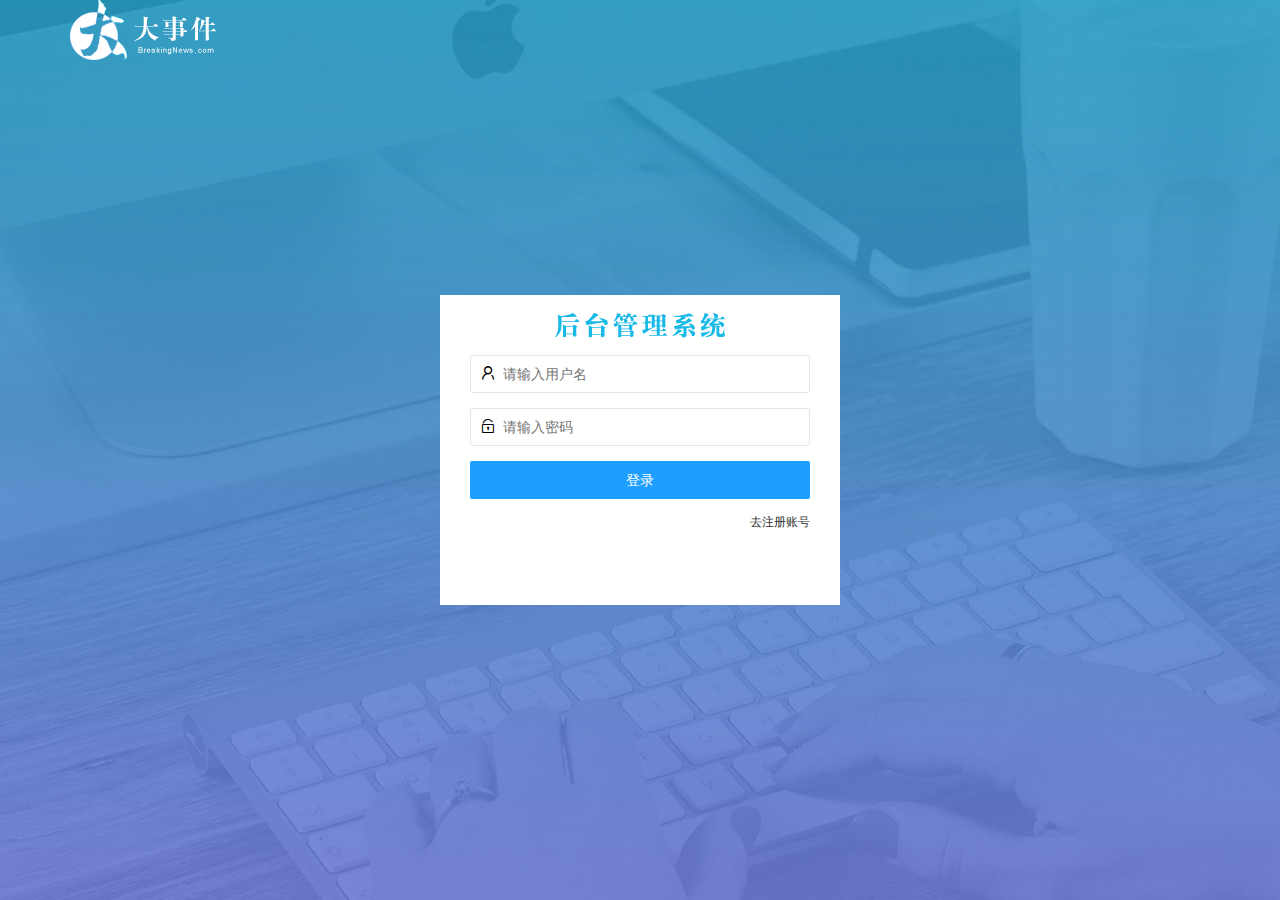
<file: login.html>
<!DOCTYPE html>
<html lang="en">

<head>
    <meta charset="UTF-8" />
    <meta name="viewport" content="width=device-width, initial-scale=1.0" />
    <title>大事件-登录/注册</title>
    <!-- 导入 LayUI 的样式 -->
    <link rel="stylesheet" href="/assets/lib/layui/css/layui.css" />
    <!-- 导入自己的样式表 -->
    <link rel="stylesheet" href="/assets/css/login.css" />
</head>

<body>
    <!-- 头部的 Logo 区域 -->
    <div class="layui-main">
        <img src="/assets/images/logo.png" alt="" />
    </div>

    <!-- 登录注册区域 -->
    <div class="loginAndRegBox">
        <div class="title-box"></div>
        <!-- 登录的div -->
        <div class="login-box">
            <!-- 登录的表单 -->
            <form class="layui-form" action="" id="loginForm">
                <!-- 用户名 -->
                <div class="layui-form-item">
                    <i class="layui-icon layui-icon-username"></i>
                    <input type="text" name="username" required lay-verify="required" placeholder="请输入用户名"
                        autocomplete="off" class="layui-input" />
                </div>
                <!-- 密码 -->
                <div class="layui-form-item">
                    <i class="layui-icon layui-icon-password"></i>
                    <input type="password" name="password" required lay-verify="required|pwd" placeholder="请输入密码"
                        autocomplete="off" class="layui-input" />
                </div>
                <!-- 登录按钮 -->
                <div class="layui-form-item">
                    <!-- 注意：表单提交按钮和普通按钮的区别，就是 lay-submit 属性 -->
                    <button class="layui-btn layui-btn-fluid layui-btn-normal" lay-submit>登录</button>
                </div>
                <div class="layui-form-item links">
                    <a href="javascript:;" id="link_reg">去注册账号</a>
                </div>
            </form>
        </div>
        <!-- 注册的div -->
        <div class="reg-box">
            <!-- 注册的表单 -->
            <form class="layui-form" action="" id="regForm">
                <!-- 用户名 -->
                <div class="layui-form-item">
                    <i class="layui-icon layui-icon-username"></i>
                    <input type="text" name="username" required lay-verify="required" placeholder="请输入用户名"
                        autocomplete="off" class="layui-input" />
                </div>
                <!-- 密码 -->
                <div class="layui-form-item">
                    <i class="layui-icon layui-icon-password"></i>
                    <input type="password" name="password" required lay-verify="required|pwd" placeholder="请输入密码"
                        autocomplete="off" class="layui-input" />
                </div>
                <!-- 密码确认框 -->
                <div class="layui-form-item">
                    <i class="layui-icon layui-icon-password"></i>
                    <input type="password" name="repassword" required lay-verify="required|pwd|repwd" placeholder="再次确认密码"
                        autocomplete="off" class="layui-input" />
                </div>
                <!-- 注册按钮 -->
                <div class="layui-form-item">
                    <!-- 注意：表单提交按钮和普通按钮的区别，就是 lay-submit 属性 -->
                    <button class="layui-btn layui-btn-fluid layui-btn-normal" lay-submit>注册</button>
                </div>
                <div class="layui-form-item links">
                    <a href="javascript:;" id="link_login">去登录</a>
                </div>
            </form>
        </div>
    </div>
    <script src="./assets/lib/layui/layui.all.js"></script>
    <script src="./assets/lib/jquery.js"></script>
    <script src="./assets/js/baseAPI.js"></script>
    <script src="./assets/js/login.js"></script>
</body>

</html>
</file>
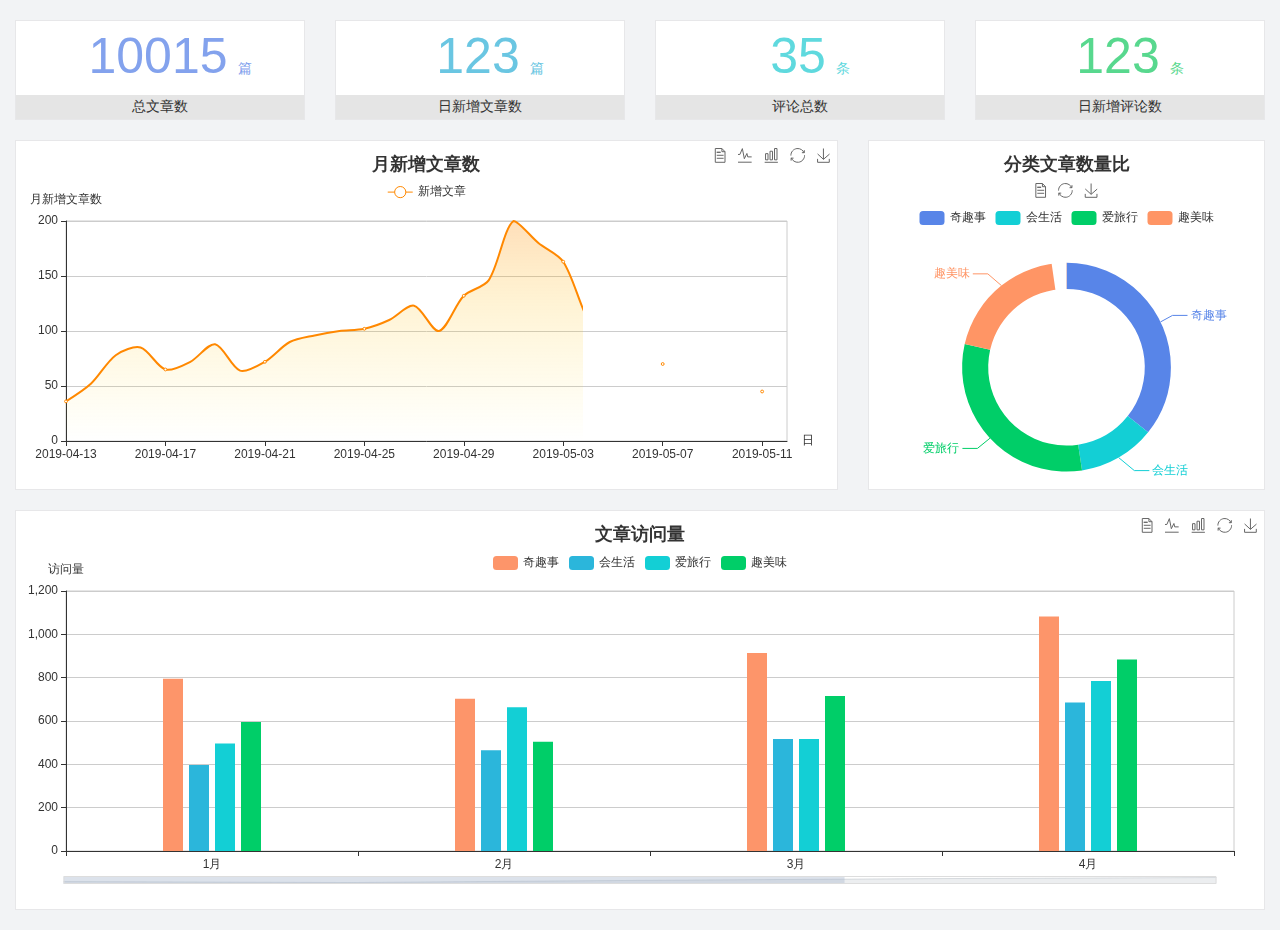
<file: home/dashboard.html>
<!DOCTYPE html>
<html lang="en">

<head>
  <meta charset="UTF-8">
  <meta name="viewport" content="width=device-width, initial-scale=1.0">
  <meta http-equiv="X-UA-Compatible" content="ie=edge">
  <title>图表统计</title>
  <link rel="stylesheet" href="../../assets/lib/bootstrap.css" />
  <link rel="stylesheet" href="../../assets/lib/main.css" />
  <script src="../../assets/lib/jquery.js"></script>
  <script type="text/javascript" src="../../assets/lib/echarts.min.js"></script>
</head>

<body>
  <div class="container-fluid">
    <div class="row spannel_list">
      <div class="col-sm-3 col-xs-6">
        <div class="spannel">
          <em>10015</em><span>篇</span>
          <b>总文章数</b>
        </div>
      </div>
      <div class="col-sm-3 col-xs-6">
        <div class="spannel scolor01">
          <em>123</em><span>篇</span>
          <b>日新增文章数</b>
        </div>
      </div>
      <div class="col-sm-3 col-xs-6">
        <div class="spannel scolor02">
          <em>35</em><span>条</span>
          <b>评论总数</b>
        </div>
      </div>
      <div class="col-sm-3 col-xs-6">
        <div class="spannel scolor03">
          <em>123</em><span>条</span>
          <b>日新增评论数</b>
        </div>
      </div>
    </div>
  </div>

  <div class="container-fluid">
    <div class="row curve-pie">
      <div class="col-lg-8 col-md-8">
        <div class="gragh_pannel" id="curve_show"></div>
      </div>
      <div class="col-lg-4 col-md-4">
        <div class="gragh_pannel" id="pie_show"></div>
      </div>
    </div>
  </div>

  <div class="container-fluid">
    <div class="column_pannel" id="column_show"></div>
  </div>

  <script>
    var oChart = echarts.init(document.getElementById('curve_show'));
    var aList_all = [
      { 'count': 36, 'date': '2019-04-13' },
      { 'count': 52, 'date': '2019-04-14' },
      { 'count': 78, 'date': '2019-04-15' },
      { 'count': 85, 'date': '2019-04-16' },
      { 'count': 65, 'date': '2019-04-17' },
      { 'count': 72, 'date': '2019-04-18' },
      { 'count': 88, 'date': '2019-04-19' },
      { 'count': 64, 'date': '2019-04-20' },
      { 'count': 72, 'date': '2019-04-21' },
      { 'count': 90, 'date': '2019-04-22' },
      { 'count': 96, 'date': '2019-04-23' },
      { 'count': 100, 'date': '2019-04-24' },
      { 'count': 102, 'date': '2019-04-25' },
      { 'count': 110, 'date': '2019-04-26' },
      { 'count': 123, 'date': '2019-04-27' },
      { 'count': 100, 'date': '2019-04-28' },
      { 'count': 132, 'date': '2019-04-29' },
      { 'count': 146, 'date': '2019-04-30' },
      { 'count': 200, 'date': '2019-05-01' },
      { 'count': 180, 'date': '2019-05-02' },
      { 'count': 163, 'date': '2019-05-03' },
      { 'count': 110, 'date': '2019-05-04' },
      { 'count': 80, 'date': '2019-05-05' },
      { 'count': 82, 'date': '2019-05-06' },
      { 'count': 70, 'date': '2019-05-07' },
      { 'count': 65, 'date': '2019-05-08' },
      { 'count': 54, 'date': '2019-05-09' },
      { 'count': 40, 'date': '2019-05-10' },
      { 'count': 45, 'date': '2019-05-11' },
      { 'count': 38, 'date': '2019-05-12' },
    ];

    let aCount = [];
    let aDate = [];

    for (var i = 0; i < aList_all.length; i++) {
      aCount.push(aList_all[i].count);
      aDate.push(aList_all[i].date);
    }

    var chartopt = {
      title: {
        text: '月新增文章数',
        left: 'center',
        top: '10'
      },
      tooltip: {
        trigger: 'axis'
      },
      legend: {
        data: ['新增文章'],
        top: '40'
      },
      toolbox: {
        show: true,
        feature: {
          mark: { show: true },
          dataView: { show: true, readOnly: false },
          magicType: { show: true, type: ['line', 'bar'] },
          restore: { show: true },
          saveAsImage: { show: true }
        }
      },
      calculable: true,
      xAxis: [
        {
          name: '日',
          type: 'category',
          boundaryGap: false,
          data: aDate
        }
      ],
      yAxis: [
        {
          name: '月新增文章数',
          type: 'value'
        }
      ],
      series: [
        {
          name: '新增文章',
          type: 'line',
          smooth: true,
          itemStyle: { normal: { areaStyle: { type: 'default' }, color: '#f80' }, lineStyle: { color: '#f80' } },
          data: aCount
        }],
      areaStyle: {
        normal: {
          color: new echarts.graphic.LinearGradient(0, 0, 0, 1, [{
            offset: 0,
            color: 'rgba(255,136,0,0.39)'
          }, {
            offset: .34,
            color: 'rgba(255,180,0,0.25)'
          }, {
            offset: 1,
            color: 'rgba(255,222,0,0.00)'
          }])

        }
      },
      grid: {
        show: true,
        x: 50,
        x2: 50,
        y: 80,
        height: 220
      }
    };

    oChart.setOption(chartopt);


    var oPie = echarts.init(document.getElementById('pie_show'));
    var oPieopt =
    {
      title: {
        top: 10,
        text: '分类文章数量比',
        x: 'center'
      },
      tooltip: {
        trigger: 'item',
        formatter: "{a} <br/>{b} : {c} ({d}%)"
      },
      color: ['#5885e8', '#13cfd5', '#00ce68', '#ff9565'],
      legend: {
        x: 'center',
        top: 65,
        data: ['奇趣事', '会生活', '爱旅行', '趣美味']
      },
      toolbox: {
        show: true,
        x: 'center',
        top: 35,
        feature: {
          mark: { show: true },
          dataView: { show: true, readOnly: false },
          magicType: {
            show: true,
            type: ['pie', 'funnel'],
            option: {
              funnel: {
                x: '25%',
                width: '50%',
                funnelAlign: 'left',
                max: 1548
              }
            }
          },
          restore: { show: true },
          saveAsImage: { show: true }
        }
      },
      calculable: true,
      series: [
        {
          name: '访问来源',
          type: 'pie',
          radius: ['45%', '60%'],
          center: ['50%', '65%'],
          data: [
            { value: 300, name: '奇趣事' },
            { value: 100, name: '会生活' },
            { value: 260, name: '爱旅行' },
            { value: 180, name: '趣美味' }
          ]
        }
      ]
    };
    oPie.setOption(oPieopt);



    var oColumn = this.echarts.init(document.getElementById('column_show'));
    var oColumnopt =
    {
      title: {
        text: '文章访问量',
        left: 'center',
        top: '10'
      },
      tooltip: {
        trigger: 'axis'
      },
      legend: {
        data: ['奇趣事', '会生活', '爱旅行', '趣美味'],
        top: '40'
      },
      toolbox: {
        show: true,
        feature: {
          mark: { show: true },
          dataView: { show: true, readOnly: false },
          magicType: { show: true, type: ['line', 'bar'] },
          restore: { show: true },
          saveAsImage: { show: true }
        }
      },
      calculable: true,
      xAxis: [
        {
          type: 'category',
          data: ['1月', '2月', '3月', '4月', '5月']
        }
      ],
      yAxis: [
        {
          name: '访问量',
          type: 'value'
        }
      ],
      series: [
        {
          name: '奇趣事',
          type: 'bar',
          barWidth: 20,
          itemStyle: {
            normal: { areaStyle: { type: 'default' }, color: '#fd956a' }
          },
          data: [800, 708, 920, 1090, 1200]
        },
        {
          name: '会生活',
          type: 'bar',
          barWidth: 20,
          itemStyle: {
            normal: { areaStyle: { type: 'default' }, color: '#2bb6db' }
          },
          data: [400, 468, 520, 690, 800]
        },
        {
          name: '爱旅行',
          type: 'bar',
          barWidth: 20,
          itemStyle: {
            normal: { areaStyle: { type: 'default' }, color: '#13cfd5' }
          },
          data: [500, 668, 520, 790, 900]
        },
        {
          name: '趣美味',
          type: 'bar',
          barWidth: 20,
          itemStyle: {
            normal: { areaStyle: { type: 'default' }, color: '#00ce68' }
          },
          data: [600, 508, 720, 890, 1000]
        }
      ],
      grid: {
        show: true,
        x: 50,
        x2: 30,
        y: 80,
        height: 260
      },
      dataZoom: [//给x轴设置滚动条
        {
          start: 0,//默认为0
          end: 100 - 1000 / 31,//默认为100
          type: 'slider',
          show: true,
          xAxisIndex: [0],
          handleSize: 0,//滑动条的 左右2个滑动条的大小
          height: 8,//组件高度
          left: 45, //左边的距离
          right: 50,//右边的距离
          bottom: 26,//右边的距离
          handleColor: '#ddd',//h滑动图标的颜色
          handleStyle: {
            borderColor: "#cacaca",
            borderWidth: "1",
            shadowBlur: 2,
            background: "#ddd",
            shadowColor: "#ddd",
          }
        }]
    };
    oColumn.setOption(oColumnopt);
  </script>
</body>

</html>
</file>
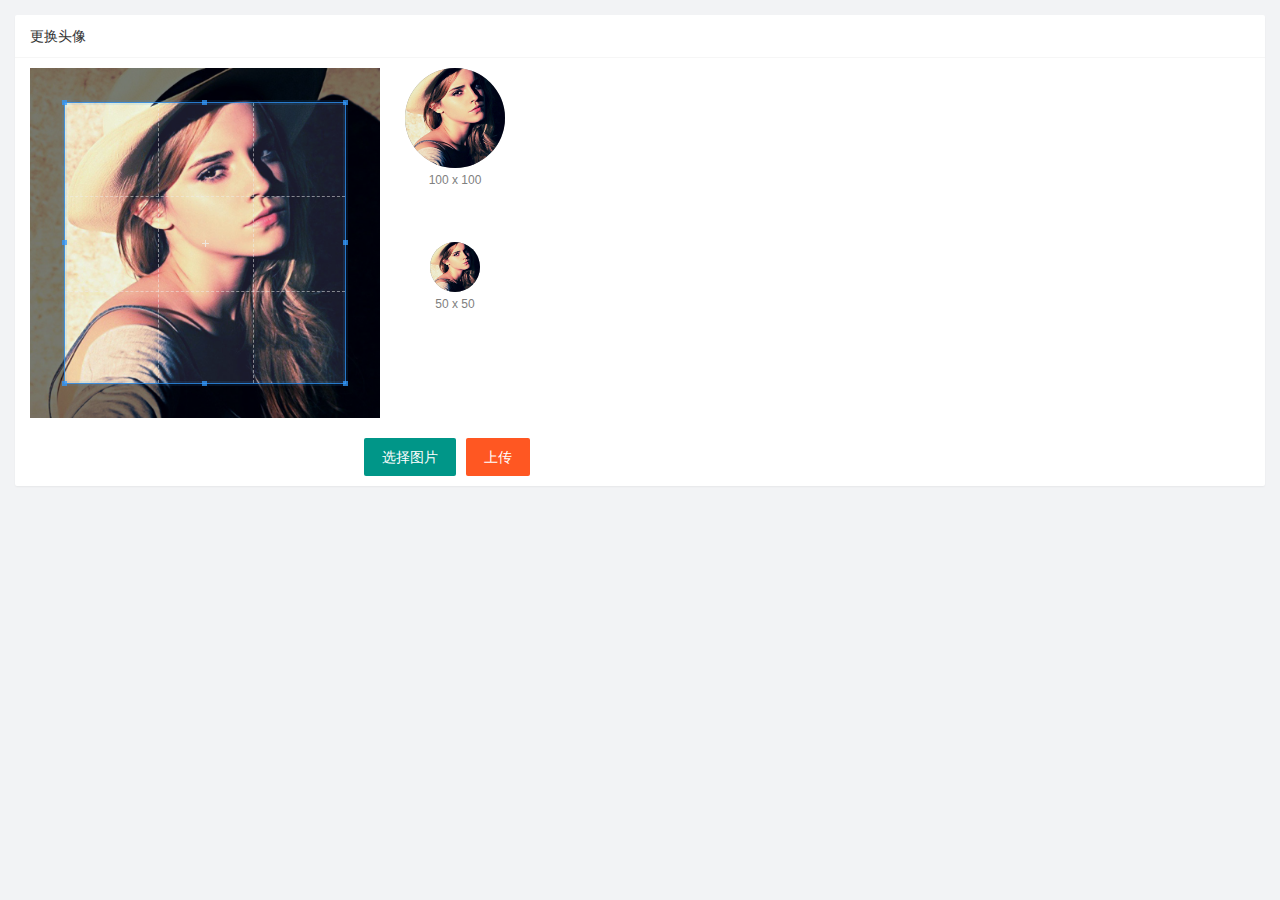
<file: user/user_avatar.html>
<!DOCTYPE html>
<html lang="en">

<head>
    <meta charset="UTF-8" />
    <meta name="viewport" content="width=device-width, initial-scale=1.0" />
    <title>Document</title>
    <link rel="stylesheet" href="/assets/lib/layui/css/layui.css" />
    <link rel="stylesheet" href="../assets/lib/cropper/cropper.css">
    <link rel="stylesheet" href="/assets/css/user/user_avatar.css" />
</head>

<body>
    <!-- 卡片区域 -->
    <div class="layui-card">
        <div class="layui-card-header">更换头像</div>
        <div class="layui-card-body">
            <div class="row1">
                <!-- 图片裁剪区域 -->
                <div class="cropper-box">
                    <!-- 这个 img 标签很重要，将来会把它初始化为裁剪区域 -->
                    <img id="image" src="/assets/images/sample.jpg" />
                </div>
                <!-- 图片的预览区域 -->
                <div class="preview-box">
                    <div>
                        <!-- 宽高为 100px 的预览区域 -->
                        <div class="img-preview w100"></div>
                        <p class="size">100 x 100</p>
                    </div>
                    <div>
                        <!-- 宽高为 50px 的预览区域 -->
                        <div class="img-preview w50"></div>
                        <p class="size">50 x 50</p>
                    </div>
                </div>
            </div>
            <!-- 第二行 -->
            <div class="row2">
                <input type="file" id="file" accept="image/jpeg,image/png">
                <button type="button" class="layui-btn" id="btnFile">选择图片</button>
                <button type="button" class="layui-btn layui-btn-danger" id="btnUpload">上传</button>
            </div>
        </div>
    </div>
    <script src="../assets/lib/layui/layui.all.js"></script>
    <script src="../assets/lib/jquery.js"></script>
    <script src="../assets/lib/cropper/Cropper.js"></script>
    <script src="../assets/lib/cropper/jquery-cropper.js"></script>
    <script src="../assets/js/baseAPI.js"></script>
    <script src="../assets/js/user/user_avatar.js"></script>
</body>

</html>
</file>
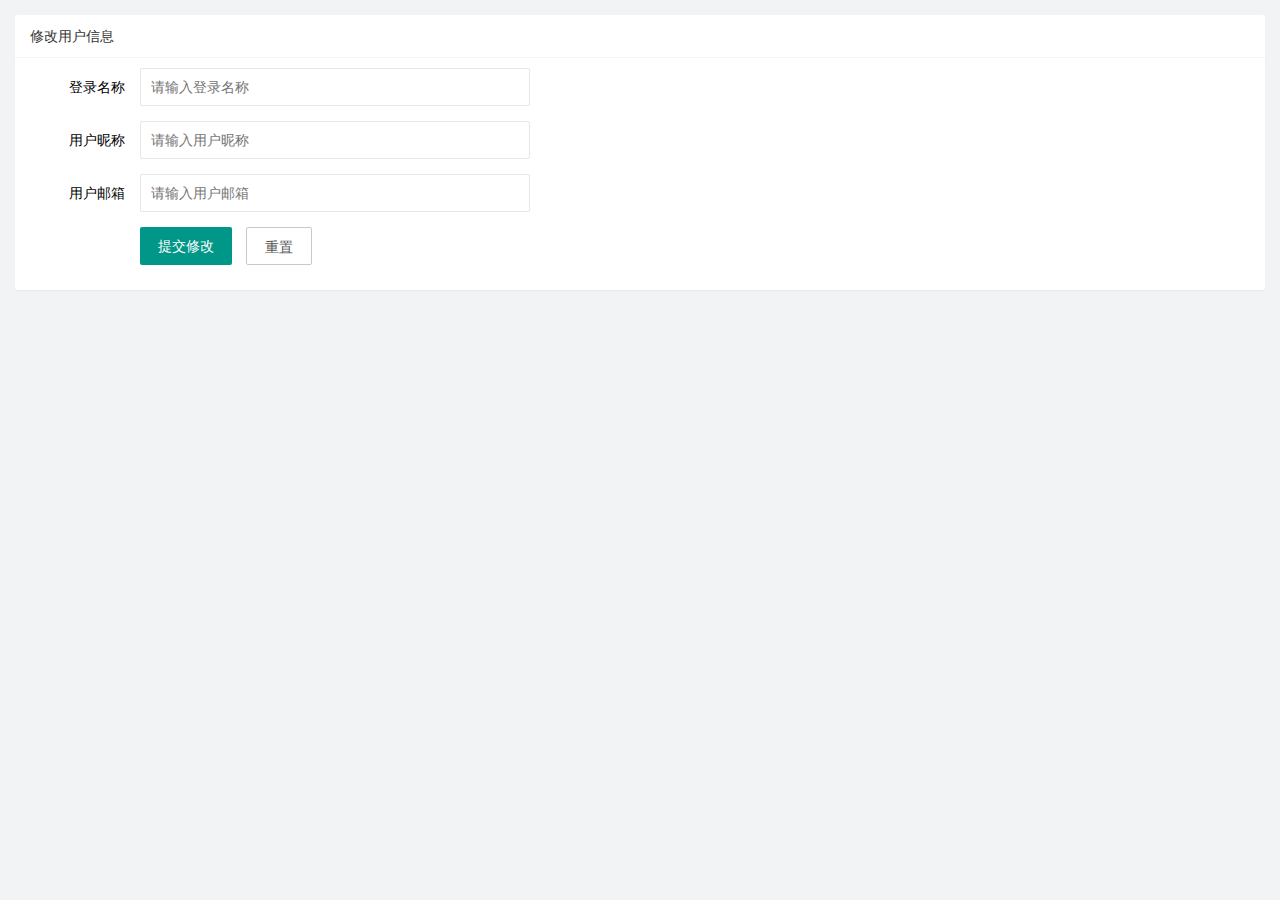
<file: user/user_info.html>
<!DOCTYPE html>
<html lang="en">

<head>
    <meta charset="UTF-8" />
    <meta name="viewport" content="width=device-width, initial-scale=1.0" />
    <title>Document</title>
    <!-- 导入 layui 的样式 -->
    <link rel="stylesheet" href="/assets/lib/layui/css/layui.css" />
    <!-- 导入自己的样式 -->
    <link rel="stylesheet" href="/assets/css/user/user_info.css" />
</head>

<body>
    <!-- 卡片区域 -->
    <div class="layui-card">
        <div class="layui-card-header">修改用户信息</div>
        <div class="layui-card-body">
            <form class="layui-form" lay-filter="formUserInfo">
                <input type="hidden" name="id">
                <div class="layui-form-item">
                    <label class="layui-form-label">登录名称</label>
                    <div class="layui-input-block">
                        <input type="text" name="username" required lay-verify="required" placeholder="请输入登录名称"
                            autocomplete="off" class="layui-input" readonly />
                    </div>
                </div>
                <div class="layui-form-item">
                    <label class="layui-form-label">用户昵称</label>
                    <div class="layui-input-block">
                        <input type="text" name="nickname" required lay-verify="required|nickname" placeholder="请输入用户昵称"
                            autocomplete="off" class="layui-input" />
                    </div>
                </div>
                <div class="layui-form-item">
                    <label class="layui-form-label">用户邮箱</label>
                    <div class="layui-input-block">
                        <input type="text" name="email" required lay-verify="required|email" placeholder="请输入用户邮箱"
                            autocomplete="off" class="layui-input" />
                    </div>
                </div>
                <div class="layui-form-item">
                    <div class="layui-input-block">
                        <button class="layui-btn" lay-submit lay-filter="formDemo" id="btnSubmit">提交修改</button>
                        <button type="reset" class="layui-btn layui-btn-primary" id="btnReset">重置</button>
                    </div>
                </div>
            </form>
        </div>
    </div>
    <script src="../assets/lib/layui/layui.all.js"></script>
    <script src="../assets/lib/jquery.js"></script>
    <script src="../assets/js/baseAPI.js"></script>
    <script src="../assets/js/user/user_info.js"></script>
</body>

</html>
</file>
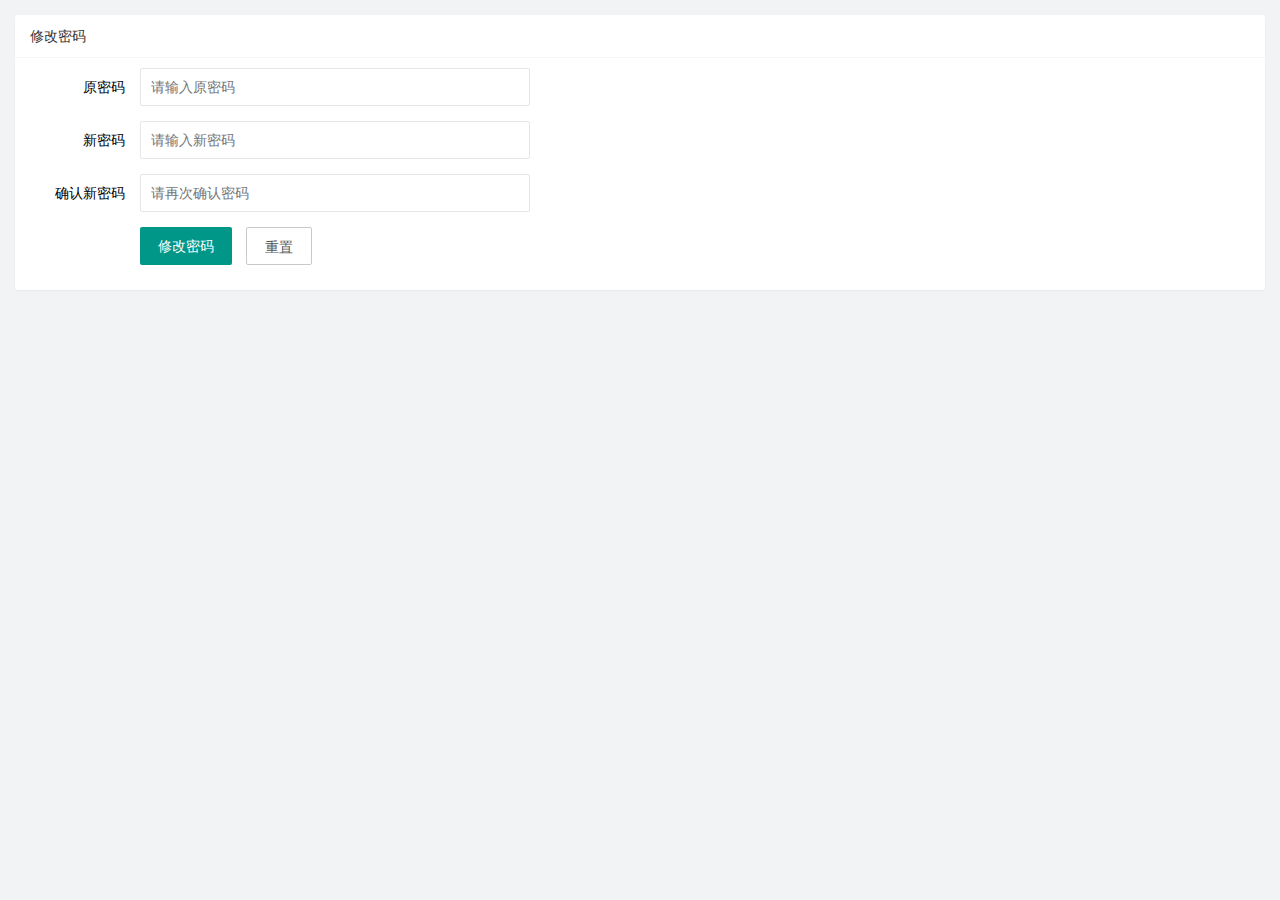
<file: user/user_pwd.html>
<!DOCTYPE html>
<html lang="en">

<head>
    <meta charset="UTF-8" />
    <meta name="viewport" content="width=device-width, initial-scale=1.0" />
    <title>Document</title>
    <link rel="stylesheet" href="/assets/lib/layui/css/layui.css" />
    <link rel="stylesheet" href="/assets/css/user/user_pwd.css" />
</head>

<body>
    <!-- 卡片区域 -->
    <div class="layui-card">
        <div class="layui-card-header">修改密码</div>
        <div class="layui-card-body">
            <form class="layui-form">
                <div class="layui-form-item">
                    <label class="layui-form-label">原密码</label>
                    <div class="layui-input-block">
                        <input type="password" name="oldPwd" required lay-verify="required|pwd" placeholder="请输入原密码"
                            autocomplete="off" class="layui-input" />
                    </div>
                </div>
                <div class="layui-form-item">
                    <label class="layui-form-label">新密码</label>
                    <div class="layui-input-block">
                        <input type="password" name="newPwd" required lay-verify="required|pwd|samePwd" placeholder="请输入新密码"
                            autocomplete="off" class="layui-input" />
                    </div>
                </div>
                <div class="layui-form-item">
                    <label class="layui-form-label">确认新密码</label>
                    <div class="layui-input-block">
                        <input type="password" name="rePwd" required lay-verify="required|pwd|rePwd" placeholder="请再次确认密码"
                            autocomplete="off" class="layui-input" />
                    </div>
                </div>
                <div class="layui-form-item">
                    <div class="layui-input-block">
                        <button class="layui-btn" lay-submit lay-filter="formDemo">修改密码</button>
                        <button type="reset" class="layui-btn layui-btn-primary">重置</button>
                    </div>
                </div>
            </form>
        </div>
    </div>
    <script src="../assets/lib/layui/layui.all.js"></script>
    <script src="../assets/lib/jquery.js"></script>
    <script src="../assets/js/baseAPI.js"></script>
    <script src="../assets/js/user/user_pwd.js"></script>
</body>

</html>
</file>
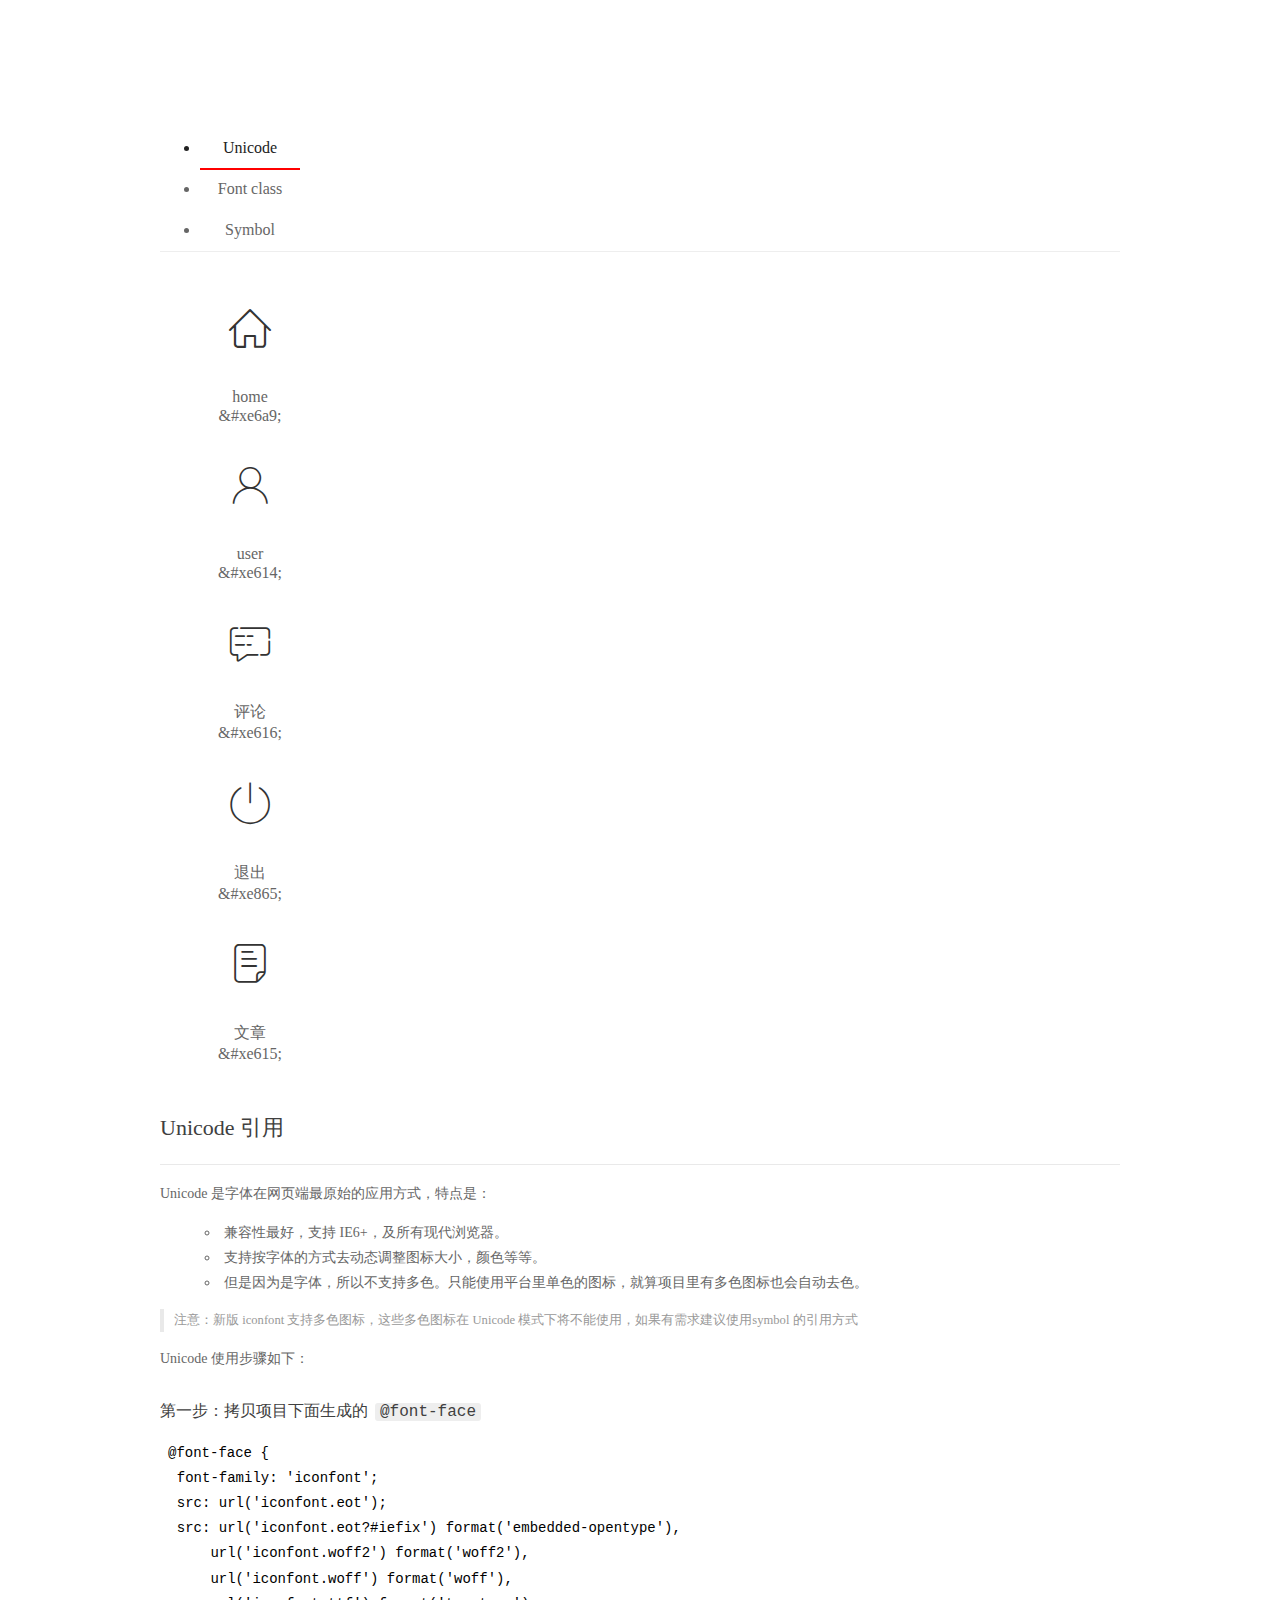
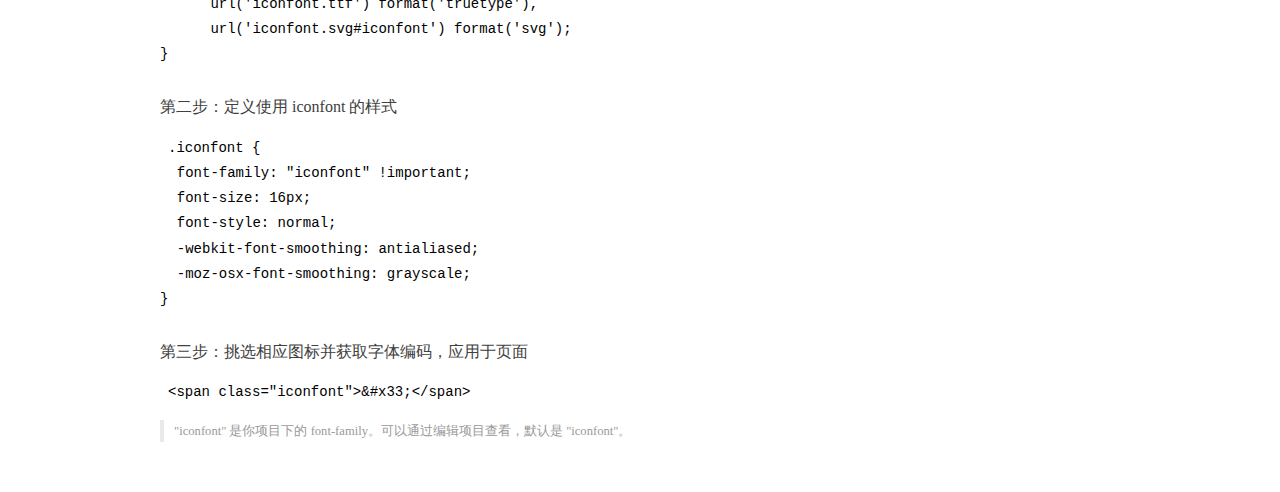
<file: assets/fonts/demo_index.html>
<!DOCTYPE html>
<html>
<head>
  <meta charset="utf-8"/>
  <title>IconFont Demo</title>
  <link rel="shortcut icon" href="https://gtms04.alicdn.com/tps/i4/TB1_oz6GVXXXXaFXpXXJDFnIXXX-64-64.ico" type="image/x-icon"/>
  <link rel="stylesheet" href="https://g.alicdn.com/thx/cube/1.3.2/cube.min.css">
  <link rel="stylesheet" href="demo.css">
  <link rel="stylesheet" href="iconfont.css">
  <script src="iconfont.js"></script>
  <!-- jQuery -->
  <script src="https://a1.alicdn.com/oss/uploads/2018/12/26/7bfddb60-08e8-11e9-9b04-53e73bb6408b.js"></script>
  <!-- 代码高亮 -->
  <script src="https://a1.alicdn.com/oss/uploads/2018/12/26/a3f714d0-08e6-11e9-8a15-ebf944d7534c.js"></script>
</head>
<body>
  <div class="main">
    <h1 class="logo"><a href="https://www.iconfont.cn/" title="iconfont 首页" target="_blank">&#xe86b;</a></h1>
    <div class="nav-tabs">
      <ul id="tabs" class="dib-box">
        <li class="dib active"><span>Unicode</span></li>
        <li class="dib"><span>Font class</span></li>
        <li class="dib"><span>Symbol</span></li>
      </ul>
      
    </div>
    <div class="tab-container">
      <div class="content unicode" style="display: block;">
          <ul class="icon_lists dib-box">
          
            <li class="dib">
              <span class="icon iconfont">&#xe6a9;</span>
                <div class="name">home</div>
                <div class="code-name">&amp;#xe6a9;</div>
              </li>
          
            <li class="dib">
              <span class="icon iconfont">&#xe614;</span>
                <div class="name">user</div>
                <div class="code-name">&amp;#xe614;</div>
              </li>
          
            <li class="dib">
              <span class="icon iconfont">&#xe616;</span>
                <div class="name">评论</div>
                <div class="code-name">&amp;#xe616;</div>
              </li>
          
            <li class="dib">
              <span class="icon iconfont">&#xe865;</span>
                <div class="name">退出</div>
                <div class="code-name">&amp;#xe865;</div>
              </li>
          
            <li class="dib">
              <span class="icon iconfont">&#xe615;</span>
                <div class="name">文章</div>
                <div class="code-name">&amp;#xe615;</div>
              </li>
          
          </ul>
          <div class="article markdown">
          <h2 id="unicode-">Unicode 引用</h2>
          <hr>

          <p>Unicode 是字体在网页端最原始的应用方式，特点是：</p>
          <ul>
            <li>兼容性最好，支持 IE6+，及所有现代浏览器。</li>
            <li>支持按字体的方式去动态调整图标大小，颜色等等。</li>
            <li>但是因为是字体，所以不支持多色。只能使用平台里单色的图标，就算项目里有多色图标也会自动去色。</li>
          </ul>
          <blockquote>
            <p>注意：新版 iconfont 支持多色图标，这些多色图标在 Unicode 模式下将不能使用，如果有需求建议使用symbol 的引用方式</p>
          </blockquote>
          <p>Unicode 使用步骤如下：</p>
          <h3 id="-font-face">第一步：拷贝项目下面生成的 <code>@font-face</code></h3>
<pre><code class="language-css"
>@font-face {
  font-family: 'iconfont';
  src: url('iconfont.eot');
  src: url('iconfont.eot?#iefix') format('embedded-opentype'),
      url('iconfont.woff2') format('woff2'),
      url('iconfont.woff') format('woff'),
      url('iconfont.ttf') format('truetype'),
      url('iconfont.svg#iconfont') format('svg');
}
</code></pre>
          <h3 id="-iconfont-">第二步：定义使用 iconfont 的样式</h3>
<pre><code class="language-css"
>.iconfont {
  font-family: "iconfont" !important;
  font-size: 16px;
  font-style: normal;
  -webkit-font-smoothing: antialiased;
  -moz-osx-font-smoothing: grayscale;
}
</code></pre>
          <h3 id="-">第三步：挑选相应图标并获取字体编码，应用于页面</h3>
<pre>
<code class="language-html"
>&lt;span class="iconfont"&gt;&amp;#x33;&lt;/span&gt;
</code></pre>
          <blockquote>
            <p>"iconfont" 是你项目下的 font-family。可以通过编辑项目查看，默认是 "iconfont"。</p>
          </blockquote>
          </div>
      </div>
      <div class="content font-class">
        <ul class="icon_lists dib-box">
          
          <li class="dib">
            <span class="icon iconfont icon-home"></span>
            <div class="name">
              home
            </div>
            <div class="code-name">.icon-home
            </div>
          </li>
          
          <li class="dib">
            <span class="icon iconfont icon-user"></span>
            <div class="name">
              user
            </div>
            <div class="code-name">.icon-user
            </div>
          </li>
          
          <li class="dib">
            <span class="icon iconfont icon-pinglun"></span>
            <div class="name">
              评论
            </div>
            <div class="code-name">.icon-pinglun
            </div>
          </li>
          
          <li class="dib">
            <span class="icon iconfont icon-tuichu"></span>
            <div class="name">
              退出
            </div>
            <div class="code-name">.icon-tuichu
            </div>
          </li>
          
          <li class="dib">
            <span class="icon iconfont icon-16"></span>
            <div class="name">
              文章
            </div>
            <div class="code-name">.icon-16
            </div>
          </li>
          
        </ul>
        <div class="article markdown">
        <h2 id="font-class-">font-class 引用</h2>
        <hr>

        <p>font-class 是 Unicode 使用方式的一种变种，主要是解决 Unicode 书写不直观，语意不明确的问题。</p>
        <p>与 Unicode 使用方式相比，具有如下特点：</p>
        <ul>
          <li>兼容性良好，支持 IE8+，及所有现代浏览器。</li>
          <li>相比于 Unicode 语意明确，书写更直观。可以很容易分辨这个 icon 是什么。</li>
          <li>因为使用 class 来定义图标，所以当要替换图标时，只需要修改 class 里面的 Unicode 引用。</li>
          <li>不过因为本质上还是使用的字体，所以多色图标还是不支持的。</li>
        </ul>
        <p>使用步骤如下：</p>
        <h3 id="-fontclass-">第一步：引入项目下面生成的 fontclass 代码：</h3>
<pre><code class="language-html">&lt;link rel="stylesheet" href="./iconfont.css"&gt;
</code></pre>
        <h3 id="-">第二步：挑选相应图标并获取类名，应用于页面：</h3>
<pre><code class="language-html">&lt;span class="iconfont icon-xxx"&gt;&lt;/span&gt;
</code></pre>
        <blockquote>
          <p>"
            iconfont" 是你项目下的 font-family。可以通过编辑项目查看，默认是 "iconfont"。</p>
        </blockquote>
      </div>
      </div>
      <div class="content symbol">
          <ul class="icon_lists dib-box">
          
            <li class="dib">
                <svg class="icon svg-icon" aria-hidden="true">
                  <use xlink:href="#icon-home"></use>
                </svg>
                <div class="name">home</div>
                <div class="code-name">#icon-home</div>
            </li>
          
            <li class="dib">
                <svg class="icon svg-icon" aria-hidden="true">
                  <use xlink:href="#icon-user"></use>
                </svg>
                <div class="name">user</div>
                <div class="code-name">#icon-user</div>
            </li>
          
            <li class="dib">
                <svg class="icon svg-icon" aria-hidden="true">
                  <use xlink:href="#icon-pinglun"></use>
                </svg>
                <div class="name">评论</div>
                <div class="code-name">#icon-pinglun</div>
            </li>
          
            <li class="dib">
                <svg class="icon svg-icon" aria-hidden="true">
                  <use xlink:href="#icon-tuichu"></use>
                </svg>
                <div class="name">退出</div>
                <div class="code-name">#icon-tuichu</div>
            </li>
          
            <li class="dib">
                <svg class="icon svg-icon" aria-hidden="true">
                  <use xlink:href="#icon-16"></use>
                </svg>
                <div class="name">文章</div>
                <div class="code-name">#icon-16</div>
            </li>
          
          </ul>
          <div class="article markdown">
          <h2 id="symbol-">Symbol 引用</h2>
          <hr>

          <p>这是一种全新的使用方式，应该说这才是未来的主流，也是平台目前推荐的用法。相关介绍可以参考这篇<a href="">文章</a>
            这种用法其实是做了一个 SVG 的集合，与另外两种相比具有如下特点：</p>
          <ul>
            <li>支持多色图标了，不再受单色限制。</li>
            <li>通过一些技巧，支持像字体那样，通过 <code>font-size</code>, <code>color</code> 来调整样式。</li>
            <li>兼容性较差，支持 IE9+，及现代浏览器。</li>
            <li>浏览器渲染 SVG 的性能一般，还不如 png。</li>
          </ul>
          <p>使用步骤如下：</p>
          <h3 id="-symbol-">第一步：引入项目下面生成的 symbol 代码：</h3>
<pre><code class="language-html">&lt;script src="./iconfont.js"&gt;&lt;/script&gt;
</code></pre>
          <h3 id="-css-">第二步：加入通用 CSS 代码（引入一次就行）：</h3>
<pre><code class="language-html">&lt;style&gt;
.icon {
  width: 1em;
  height: 1em;
  vertical-align: -0.15em;
  fill: currentColor;
  overflow: hidden;
}
&lt;/style&gt;
</code></pre>
          <h3 id="-">第三步：挑选相应图标并获取类名，应用于页面：</h3>
<pre><code class="language-html">&lt;svg class="icon" aria-hidden="true"&gt;
  &lt;use xlink:href="#icon-xxx"&gt;&lt;/use&gt;
&lt;/svg&gt;
</code></pre>
          </div>
      </div>

    </div>
  </div>
  <script>
  $(document).ready(function () {
      $('.tab-container .content:first').show()

      $('#tabs li').click(function (e) {
        var tabContent = $('.tab-container .content')
        var index = $(this).index()

        if ($(this).hasClass('active')) {
          return
        } else {
          $('#tabs li').removeClass('active')
          $(this).addClass('active')

          tabContent.hide().eq(index).fadeIn()
        }
      })
    })
  </script>
</body>
</html>
</file>
<file: assets/lib/layui/css/layui.css>
/** layui-v2.5.5 MIT License By https://www.layui.com */
 .layui-inline,img{display:inline-block;vertical-align:middle}h1,h2,h3,h4,h5,h6{font-weight:400}.layui-edge,.layui-header,.layui-inline,.layui-main{position:relative}.layui-body,.layui-edge,.layui-elip{overflow:hidden}.layui-btn,.layui-edge,.layui-inline,img{vertical-align:middle}.layui-btn,.layui-disabled,.layui-icon,.layui-unselect{-moz-user-select:none;-webkit-user-select:none;-ms-user-select:none}.layui-elip,.layui-form-checkbox span,.layui-form-pane .layui-form-label{text-overflow:ellipsis;white-space:nowrap}.layui-breadcrumb,.layui-tree-btnGroup{visibility:hidden}blockquote,body,button,dd,div,dl,dt,form,h1,h2,h3,h4,h5,h6,input,li,ol,p,pre,td,textarea,th,ul{margin:0;padding:0;-webkit-tap-highlight-color:rgba(0,0,0,0)}a:active,a:hover{outline:0}img{border:none}li{list-style:none}table{border-collapse:collapse;border-spacing:0}h4,h5,h6{font-size:100%}button,input,optgroup,option,select,textarea{font-family:inherit;font-size:inherit;font-style:inherit;font-weight:inherit;outline:0}pre{white-space:pre-wrap;white-space:-moz-pre-wrap;white-space:-pre-wrap;white-space:-o-pre-wrap;word-wrap:break-word}body{line-height:24px;font:14px Helvetica Neue,Helvetica,PingFang SC,Tahoma,Arial,sans-serif}hr{height:1px;margin:10px 0;border:0;clear:both}a{color:#333;text-decoration:none}a:hover{color:#777}a cite{font-style:normal;*cursor:pointer}.layui-border-box,.layui-border-box *{box-sizing:border-box}.layui-box,.layui-box *{box-sizing:content-box}.layui-clear{clear:both;*zoom:1}.layui-clear:after{content:'\20';clear:both;*zoom:1;display:block;height:0}.layui-inline{*display:inline;*zoom:1}.layui-edge{display:inline-block;width:0;height:0;border-width:6px;border-style:dashed;border-color:transparent}.layui-edge-top{top:-4px;border-bottom-color:#999;border-bottom-style:solid}.layui-edge-right{border-left-color:#999;border-left-style:solid}.layui-edge-bottom{top:2px;border-top-color:#999;border-top-style:solid}.layui-edge-left{border-right-color:#999;border-right-style:solid}.layui-disabled,.layui-disabled:hover{color:#d2d2d2!important;cursor:not-allowed!important}.layui-circle{border-radius:100%}.layui-show{display:block!important}.layui-hide{display:none!important}@font-face{font-family:layui-icon;src:url(../font/iconfont.eot?v=250);src:url(../font/iconfont.eot?v=250#iefix) format('embedded-opentype'),url(../font/iconfont.woff2?v=250) format('woff2'),url(../font/iconfont.woff?v=250) format('woff'),url(../font/iconfont.ttf?v=250) format('truetype'),url(../font/iconfont.svg?v=250#layui-icon) format('svg')}.layui-icon{font-family:layui-icon!important;font-size:16px;font-style:normal;-webkit-font-smoothing:antialiased;-moz-osx-font-smoothing:grayscale}.layui-icon-reply-fill:before{content:"\e611"}.layui-icon-set-fill:before{content:"\e614"}.layui-icon-menu-fill:before{content:"\e60f"}.layui-icon-search:before{content:"\e615"}.layui-icon-share:before{content:"\e641"}.layui-icon-set-sm:before{content:"\e620"}.layui-icon-engine:before{content:"\e628"}.layui-icon-close:before{content:"\1006"}.layui-icon-close-fill:before{content:"\1007"}.layui-icon-chart-screen:before{content:"\e629"}.layui-icon-star:before{content:"\e600"}.layui-icon-circle-dot:before{content:"\e617"}.layui-icon-chat:before{content:"\e606"}.layui-icon-release:before{content:"\e609"}.layui-icon-list:before{content:"\e60a"}.layui-icon-chart:before{content:"\e62c"}.layui-icon-ok-circle:before{content:"\1005"}.layui-icon-layim-theme:before{content:"\e61b"}.layui-icon-table:before{content:"\e62d"}.layui-icon-right:before{content:"\e602"}.layui-icon-left:before{content:"\e603"}.layui-icon-cart-simple:before{content:"\e698"}.layui-icon-face-cry:before{content:"\e69c"}.layui-icon-face-smile:before{content:"\e6af"}.layui-icon-survey:before{content:"\e6b2"}.layui-icon-tree:before{content:"\e62e"}.layui-icon-upload-circle:before{content:"\e62f"}.layui-icon-add-circle:before{content:"\e61f"}.layui-icon-download-circle:before{content:"\e601"}.layui-icon-templeate-1:before{content:"\e630"}.layui-icon-util:before{content:"\e631"}.layui-icon-face-surprised:before{content:"\e664"}.layui-icon-edit:before{content:"\e642"}.layui-icon-speaker:before{content:"\e645"}.layui-icon-down:before{content:"\e61a"}.layui-icon-file:before{content:"\e621"}.layui-icon-layouts:before{content:"\e632"}.layui-icon-rate-half:before{content:"\e6c9"}.layui-icon-add-circle-fine:before{content:"\e608"}.layui-icon-prev-circle:before{content:"\e633"}.layui-icon-read:before{content:"\e705"}.layui-icon-404:before{content:"\e61c"}.layui-icon-carousel:before{content:"\e634"}.layui-icon-help:before{content:"\e607"}.layui-icon-code-circle:before{content:"\e635"}.layui-icon-water:before{content:"\e636"}.layui-icon-username:before{content:"\e66f"}.layui-icon-find-fill:before{content:"\e670"}.layui-icon-about:before{content:"\e60b"}.layui-icon-location:before{content:"\e715"}.layui-icon-up:before{content:"\e619"}.layui-icon-pause:before{content:"\e651"}.layui-icon-date:before{content:"\e637"}.layui-icon-layim-uploadfile:before{content:"\e61d"}.layui-icon-delete:before{content:"\e640"}.layui-icon-play:before{content:"\e652"}.layui-icon-top:before{content:"\e604"}.layui-icon-friends:before{content:"\e612"}.layui-icon-refresh-3:before{content:"\e9aa"}.layui-icon-ok:before{content:"\e605"}.layui-icon-layer:before{content:"\e638"}.layui-icon-face-smile-fine:before{content:"\e60c"}.layui-icon-dollar:before{content:"\e659"}.layui-icon-group:before{content:"\e613"}.layui-icon-layim-download:before{content:"\e61e"}.layui-icon-picture-fine:before{content:"\e60d"}.layui-icon-link:before{content:"\e64c"}.layui-icon-diamond:before{content:"\e735"}.layui-icon-log:before{content:"\e60e"}.layui-icon-rate-solid:before{content:"\e67a"}.layui-icon-fonts-del:before{content:"\e64f"}.layui-icon-unlink:before{content:"\e64d"}.layui-icon-fonts-clear:before{content:"\e639"}.layui-icon-triangle-r:before{content:"\e623"}.layui-icon-circle:before{content:"\e63f"}.layui-icon-radio:before{content:"\e643"}.layui-icon-align-center:before{content:"\e647"}.layui-icon-align-right:before{content:"\e648"}.layui-icon-align-left:before{content:"\e649"}.layui-icon-loading-1:before{content:"\e63e"}.layui-icon-return:before{content:"\e65c"}.layui-icon-fonts-strong:before{content:"\e62b"}.layui-icon-upload:before{content:"\e67c"}.layui-icon-dialogue:before{content:"\e63a"}.layui-icon-video:before{content:"\e6ed"}.layui-icon-headset:before{content:"\e6fc"}.layui-icon-cellphone-fine:before{content:"\e63b"}.layui-icon-add-1:before{content:"\e654"}.layui-icon-face-smile-b:before{content:"\e650"}.layui-icon-fonts-html:before{content:"\e64b"}.layui-icon-form:before{content:"\e63c"}.layui-icon-cart:before{content:"\e657"}.layui-icon-camera-fill:before{content:"\e65d"}.layui-icon-tabs:before{content:"\e62a"}.layui-icon-fonts-code:before{content:"\e64e"}.layui-icon-fire:before{content:"\e756"}.layui-icon-set:before{content:"\e716"}.layui-icon-fonts-u:before{content:"\e646"}.layui-icon-triangle-d:before{content:"\e625"}.layui-icon-tips:before{content:"\e702"}.layui-icon-picture:before{content:"\e64a"}.layui-icon-more-vertical:before{content:"\e671"}.layui-icon-flag:before{content:"\e66c"}.layui-icon-loading:before{content:"\e63d"}.layui-icon-fonts-i:before{content:"\e644"}.layui-icon-refresh-1:before{content:"\e666"}.layui-icon-rmb:before{content:"\e65e"}.layui-icon-home:before{content:"\e68e"}.layui-icon-user:before{content:"\e770"}.layui-icon-notice:before{content:"\e667"}.layui-icon-login-weibo:before{content:"\e675"}.layui-icon-voice:before{content:"\e688"}.layui-icon-upload-drag:before{content:"\e681"}.layui-icon-login-qq:before{content:"\e676"}.layui-icon-snowflake:before{content:"\e6b1"}.layui-icon-file-b:before{content:"\e655"}.layui-icon-template:before{content:"\e663"}.layui-icon-auz:before{content:"\e672"}.layui-icon-console:before{content:"\e665"}.layui-icon-app:before{content:"\e653"}.layui-icon-prev:before{content:"\e65a"}.layui-icon-website:before{content:"\e7ae"}.layui-icon-next:before{content:"\e65b"}.layui-icon-component:before{content:"\e857"}.layui-icon-more:before{content:"\e65f"}.layui-icon-login-wechat:before{content:"\e677"}.layui-icon-shrink-right:before{content:"\e668"}.layui-icon-spread-left:before{content:"\e66b"}.layui-icon-camera:before{content:"\e660"}.layui-icon-note:before{content:"\e66e"}.layui-icon-refresh:before{content:"\e669"}.layui-icon-female:before{content:"\e661"}.layui-icon-male:before{content:"\e662"}.layui-icon-password:before{content:"\e673"}.layui-icon-senior:before{content:"\e674"}.layui-icon-theme:before{content:"\e66a"}.layui-icon-tread:before{content:"\e6c5"}.layui-icon-praise:before{content:"\e6c6"}.layui-icon-star-fill:before{content:"\e658"}.layui-icon-rate:before{content:"\e67b"}.layui-icon-template-1:before{content:"\e656"}.layui-icon-vercode:before{content:"\e679"}.layui-icon-cellphone:before{content:"\e678"}.layui-icon-screen-full:before{content:"\e622"}.layui-icon-screen-restore:before{content:"\e758"}.layui-icon-cols:before{content:"\e610"}.layui-icon-export:before{content:"\e67d"}.layui-icon-print:before{content:"\e66d"}.layui-icon-slider:before{content:"\e714"}.layui-icon-addition:before{content:"\e624"}.layui-icon-subtraction:before{content:"\e67e"}.layui-icon-service:before{content:"\e626"}.layui-icon-transfer:before{content:"\e691"}.layui-main{width:1140px;margin:0 auto}.layui-header{z-index:1000;height:60px}.layui-header a:hover{transition:all .5s;-webkit-transition:all .5s}.layui-side{position:fixed;left:0;top:0;bottom:0;z-index:999;width:200px;overflow-x:hidden}.layui-side-scroll{position:relative;width:220px;height:100%;overflow-x:hidden}.layui-body{position:absolute;left:200px;right:0;top:0;bottom:0;z-index:998;width:auto;overflow-y:auto;box-sizing:border-box}.layui-layout-body{overflow:hidden}.layui-layout-admin .layui-header{background-color:#23262E}.layui-layout-admin .layui-side{top:60px;width:200px;overflow-x:hidden}.layui-layout-admin .layui-body{position:fixed;top:60px;bottom:44px}.layui-layout-admin .layui-main{width:auto;margin:0 15px}.layui-layout-admin .layui-footer{position:fixed;left:200px;right:0;bottom:0;height:44px;line-height:44px;padding:0 15px;background-color:#eee}.layui-layout-admin .layui-logo{position:absolute;left:0;top:0;width:200px;height:100%;line-height:60px;text-align:center;color:#009688;font-size:16px}.layui-layout-admin .layui-header .layui-nav{background:0 0}.layui-layout-left{position:absolute!important;left:200px;top:0}.layui-layout-right{position:absolute!important;right:0;top:0}.layui-container{position:relative;margin:0 auto;padding:0 15px;box-sizing:border-box}.layui-fluid{position:relative;margin:0 auto;padding:0 15px}.layui-row:after,.layui-row:before{content:'';display:block;clear:both}.layui-col-lg1,.layui-col-lg10,.layui-col-lg11,.layui-col-lg12,.layui-col-lg2,.layui-col-lg3,.layui-col-lg4,.layui-col-lg5,.layui-col-lg6,.layui-col-lg7,.layui-col-lg8,.layui-col-lg9,.layui-col-md1,.layui-col-md10,.layui-col-md11,.layui-col-md12,.layui-col-md2,.layui-col-md3,.layui-col-md4,.layui-col-md5,.layui-col-md6,.layui-col-md7,.layui-col-md8,.layui-col-md9,.layui-col-sm1,.layui-col-sm10,.layui-col-sm11,.layui-col-sm12,.layui-col-sm2,.layui-col-sm3,.layui-col-sm4,.layui-col-sm5,.layui-col-sm6,.layui-col-sm7,.layui-col-sm8,.layui-col-sm9,.layui-col-xs1,.layui-col-xs10,.layui-col-xs11,.layui-col-xs12,.layui-col-xs2,.layui-col-xs3,.layui-col-xs4,.layui-col-xs5,.layui-col-xs6,.layui-col-xs7,.layui-col-xs8,.layui-col-xs9{position:relative;display:block;box-sizing:border-box}.layui-col-xs1,.layui-col-xs10,.layui-col-xs11,.layui-col-xs12,.layui-col-xs2,.layui-col-xs3,.layui-col-xs4,.layui-col-xs5,.layui-col-xs6,.layui-col-xs7,.layui-col-xs8,.layui-col-xs9{float:left}.layui-col-xs1{width:8.33333333%}.layui-col-xs2{width:16.66666667%}.layui-col-xs3{width:25%}.layui-col-xs4{width:33.33333333%}.layui-col-xs5{width:41.66666667%}.layui-col-xs6{width:50%}.layui-col-xs7{width:58.33333333%}.layui-col-xs8{width:66.66666667%}.layui-col-xs9{width:75%}.layui-col-xs10{width:83.33333333%}.layui-col-xs11{width:91.66666667%}.layui-col-xs12{width:100%}.layui-col-xs-offset1{margin-left:8.33333333%}.layui-col-xs-offset2{margin-left:16.66666667%}.layui-col-xs-offset3{margin-left:25%}.layui-col-xs-offset4{margin-left:33.33333333%}.layui-col-xs-offset5{margin-left:41.66666667%}.layui-col-xs-offset6{margin-left:50%}.layui-col-xs-offset7{margin-left:58.33333333%}.layui-col-xs-offset8{margin-left:66.66666667%}.layui-col-xs-offset9{margin-left:75%}.layui-col-xs-offset10{margin-left:83.33333333%}.layui-col-xs-offset11{margin-left:91.66666667%}.layui-col-xs-offset12{margin-left:100%}@media screen and (max-width:768px){.layui-hide-xs{display:none!important}.layui-show-xs-block{display:block!important}.layui-show-xs-inline{display:inline!important}.layui-show-xs-inline-block{display:inline-block!important}}@media screen and (min-width:768px){.layui-container{width:750px}.layui-hide-sm{display:none!important}.layui-show-sm-block{display:block!important}.layui-show-sm-inline{display:inline!important}.layui-show-sm-inline-block{display:inline-block!important}.layui-col-sm1,.layui-col-sm10,.layui-col-sm11,.layui-col-sm12,.layui-col-sm2,.layui-col-sm3,.layui-col-sm4,.layui-col-sm5,.layui-col-sm6,.layui-col-sm7,.layui-col-sm8,.layui-col-sm9{float:left}.layui-col-sm1{width:8.33333333%}.layui-col-sm2{width:16.66666667%}.layui-col-sm3{width:25%}.layui-col-sm4{width:33.33333333%}.layui-col-sm5{width:41.66666667%}.layui-col-sm6{width:50%}.layui-col-sm7{width:58.33333333%}.layui-col-sm8{width:66.66666667%}.layui-col-sm9{width:75%}.layui-col-sm10{width:83.33333333%}.layui-col-sm11{width:91.66666667%}.layui-col-sm12{width:100%}.layui-col-sm-offset1{margin-left:8.33333333%}.layui-col-sm-offset2{margin-left:16.66666667%}.layui-col-sm-offset3{margin-left:25%}.layui-col-sm-offset4{margin-left:33.33333333%}.layui-col-sm-offset5{margin-left:41.66666667%}.layui-col-sm-offset6{margin-left:50%}.layui-col-sm-offset7{margin-left:58.33333333%}.layui-col-sm-offset8{margin-left:66.66666667%}.layui-col-sm-offset9{margin-left:75%}.layui-col-sm-offset10{margin-left:83.33333333%}.layui-col-sm-offset11{margin-left:91.66666667%}.layui-col-sm-offset12{margin-left:100%}}@media screen and (min-width:992px){.layui-container{width:970px}.layui-hide-md{display:none!important}.layui-show-md-block{display:block!important}.layui-show-md-inline{display:inline!important}.layui-show-md-inline-block{display:inline-block!important}.layui-col-md1,.layui-col-md10,.layui-col-md11,.layui-col-md12,.layui-col-md2,.layui-col-md3,.layui-col-md4,.layui-col-md5,.layui-col-md6,.layui-col-md7,.layui-col-md8,.layui-col-md9{float:left}.layui-col-md1{width:8.33333333%}.layui-col-md2{width:16.66666667%}.layui-col-md3{width:25%}.layui-col-md4{width:33.33333333%}.layui-col-md5{width:41.66666667%}.layui-col-md6{width:50%}.layui-col-md7{width:58.33333333%}.layui-col-md8{width:66.66666667%}.layui-col-md9{width:75%}.layui-col-md10{width:83.33333333%}.layui-col-md11{width:91.66666667%}.layui-col-md12{width:100%}.layui-col-md-offset1{margin-left:8.33333333%}.layui-col-md-offset2{margin-left:16.66666667%}.layui-col-md-offset3{margin-left:25%}.layui-col-md-offset4{margin-left:33.33333333%}.layui-col-md-offset5{margin-left:41.66666667%}.layui-col-md-offset6{margin-left:50%}.layui-col-md-offset7{margin-left:58.33333333%}.layui-col-md-offset8{margin-left:66.66666667%}.layui-col-md-offset9{margin-left:75%}.layui-col-md-offset10{margin-left:83.33333333%}.layui-col-md-offset11{margin-left:91.66666667%}.layui-col-md-offset12{margin-left:100%}}@media screen and (min-width:1200px){.layui-container{width:1170px}.layui-hide-lg{display:none!important}.layui-show-lg-block{display:block!important}.layui-show-lg-inline{display:inline!important}.layui-show-lg-inline-block{display:inline-block!important}.layui-col-lg1,.layui-col-lg10,.layui-col-lg11,.layui-col-lg12,.layui-col-lg2,.layui-col-lg3,.layui-col-lg4,.layui-col-lg5,.layui-col-lg6,.layui-col-lg7,.layui-col-lg8,.layui-col-lg9{float:left}.layui-col-lg1{width:8.33333333%}.layui-col-lg2{width:16.66666667%}.layui-col-lg3{width:25%}.layui-col-lg4{width:33.33333333%}.layui-col-lg5{width:41.66666667%}.layui-col-lg6{width:50%}.layui-col-lg7{width:58.33333333%}.layui-col-lg8{width:66.66666667%}.layui-col-lg9{width:75%}.layui-col-lg10{width:83.33333333%}.layui-col-lg11{width:91.66666667%}.layui-col-lg12{width:100%}.layui-col-lg-offset1{margin-left:8.33333333%}.layui-col-lg-offset2{margin-left:16.66666667%}.layui-col-lg-offset3{margin-left:25%}.layui-col-lg-offset4{margin-left:33.33333333%}.layui-col-lg-offset5{margin-left:41.66666667%}.layui-col-lg-offset6{margin-left:50%}.layui-col-lg-offset7{margin-left:58.33333333%}.layui-col-lg-offset8{margin-left:66.66666667%}.layui-col-lg-offset9{margin-left:75%}.layui-col-lg-offset10{margin-left:83.33333333%}.layui-col-lg-offset11{margin-left:91.66666667%}.layui-col-lg-offset12{margin-left:100%}}.layui-col-space1{margin:-.5px}.layui-col-space1>*{padding:.5px}.layui-col-space3{margin:-1.5px}.layui-col-space3>*{padding:1.5px}.layui-col-space5{margin:-2.5px}.layui-col-space5>*{padding:2.5px}.layui-col-space8{margin:-3.5px}.layui-col-space8>*{padding:3.5px}.layui-col-space10{margin:-5px}.layui-col-space10>*{padding:5px}.layui-col-space12{margin:-6px}.layui-col-space12>*{padding:6px}.layui-col-space15{margin:-7.5px}.layui-col-space15>*{padding:7.5px}.layui-col-space18{margin:-9px}.layui-col-space18>*{padding:9px}.layui-col-space20{margin:-10px}.layui-col-space20>*{padding:10px}.layui-col-space22{margin:-11px}.layui-col-space22>*{padding:11px}.layui-col-space25{margin:-12.5px}.layui-col-space25>*{padding:12.5px}.layui-col-space30{margin:-15px}.layui-col-space30>*{padding:15px}.layui-btn,.layui-input,.layui-select,.layui-textarea,.layui-upload-button{outline:0;-webkit-appearance:none;transition:all .3s;-webkit-transition:all .3s;box-sizing:border-box}.layui-elem-quote{margin-bottom:10px;padding:15px;line-height:22px;border-left:5px solid #009688;border-radius:0 2px 2px 0;background-color:#f2f2f2}.layui-quote-nm{border-style:solid;border-width:1px 1px 1px 5px;background:0 0}.layui-elem-field{margin-bottom:10px;padding:0;border-width:1px;border-style:solid}.layui-elem-field legend{margin-left:20px;padding:0 10px;font-size:20px;font-weight:300}.layui-field-title{margin:10px 0 20px;border-width:1px 0 0}.layui-field-box{padding:10px 15px}.layui-field-title .layui-field-box{padding:10px 0}.layui-progress{position:relative;height:6px;border-radius:20px;background-color:#e2e2e2}.layui-progress-bar{position:absolute;left:0;top:0;width:0;max-width:100%;height:6px;border-radius:20px;text-align:right;background-color:#5FB878;transition:all .3s;-webkit-transition:all .3s}.layui-progress-big,.layui-progress-big .layui-progress-bar{height:18px;line-height:18px}.layui-progress-text{position:relative;top:-20px;line-height:18px;font-size:12px;color:#666}.layui-progress-big .layui-progress-text{position:static;padding:0 10px;color:#fff}.layui-collapse{border-width:1px;border-style:solid;border-radius:2px}.layui-colla-content,.layui-colla-item{border-top-width:1px;border-top-style:solid}.layui-colla-item:first-child{border-top:none}.layui-colla-title{position:relative;height:42px;line-height:42px;padding:0 15px 0 35px;color:#333;background-color:#f2f2f2;cursor:pointer;font-size:14px;overflow:hidden}.layui-colla-content{display:none;padding:10px 15px;line-height:22px;color:#666}.layui-colla-icon{position:absolute;left:15px;top:0;font-size:14px}.layui-card{margin-bottom:15px;border-radius:2px;background-color:#fff;box-shadow:0 1px 2px 0 rgba(0,0,0,.05)}.layui-card:last-child{margin-bottom:0}.layui-card-header{position:relative;height:42px;line-height:42px;padding:0 15px;border-bottom:1px solid #f6f6f6;color:#333;border-radius:2px 2px 0 0;font-size:14px}.layui-bg-black,.layui-bg-blue,.layui-bg-cyan,.layui-bg-green,.layui-bg-orange,.layui-bg-red{color:#fff!important}.layui-card-body{position:relative;padding:10px 15px;line-height:24px}.layui-card-body[pad15]{padding:15px}.layui-card-body[pad20]{padding:20px}.layui-card-body .layui-table{margin:5px 0}.layui-card .layui-tab{margin:0}.layui-panel-window{position:relative;padding:15px;border-radius:0;border-top:5px solid #E6E6E6;background-color:#fff}.layui-auxiliar-moving{position:fixed;left:0;right:0;top:0;bottom:0;width:100%;height:100%;background:0 0;z-index:9999999999}.layui-form-label,.layui-form-mid,.layui-form-select,.layui-input-block,.layui-input-inline,.layui-textarea{position:relative}.layui-bg-red{background-color:#FF5722!important}.layui-bg-orange{background-color:#FFB800!important}.layui-bg-green{background-color:#009688!important}.layui-bg-cyan{background-color:#2F4056!important}.layui-bg-blue{background-color:#1E9FFF!important}.layui-bg-black{background-color:#393D49!important}.layui-bg-gray{background-color:#eee!important;color:#666!important}.layui-badge-rim,.layui-colla-content,.layui-colla-item,.layui-collapse,.layui-elem-field,.layui-form-pane .layui-form-item[pane],.layui-form-pane .layui-form-label,.layui-input,.layui-layedit,.layui-layedit-tool,.layui-quote-nm,.layui-select,.layui-tab-bar,.layui-tab-card,.layui-tab-title,.layui-tab-title .layui-this:after,.layui-textarea{border-color:#e6e6e6}.layui-timeline-item:before,hr{background-color:#e6e6e6}.layui-text{line-height:22px;font-size:14px;color:#666}.layui-text h1,.layui-text h2,.layui-text h3{font-weight:500;color:#333}.layui-text h1{font-size:30px}.layui-text h2{font-size:24px}.layui-text h3{font-size:18px}.layui-text a:not(.layui-btn){color:#01AAED}.layui-text a:not(.layui-btn):hover{text-decoration:underline}.layui-text ul{padding:5px 0 5px 15px}.layui-text ul li{margin-top:5px;list-style-type:disc}.layui-text em,.layui-word-aux{color:#999!important;padding:0 5px!important}.layui-btn{display:inline-block;height:38px;line-height:38px;padding:0 18px;background-color:#009688;color:#fff;white-space:nowrap;text-align:center;font-size:14px;border:none;border-radius:2px;cursor:pointer}.layui-btn:hover{opacity:.8;filter:alpha(opacity=80);color:#fff}.layui-btn:active{opacity:1;filter:alpha(opacity=100)}.layui-btn+.layui-btn{margin-left:10px}.layui-btn-container{font-size:0}.layui-btn-container .layui-btn{margin-right:10px;margin-bottom:10px}.layui-btn-container .layui-btn+.layui-btn{margin-left:0}.layui-table .layui-btn-container .layui-btn{margin-bottom:9px}.layui-btn-radius{border-radius:100px}.layui-btn .layui-icon{margin-right:3px;font-size:18px;vertical-align:bottom;vertical-align:middle\9}.layui-btn-primary{border:1px solid #C9C9C9;background-color:#fff;color:#555}.layui-btn-primary:hover{border-color:#009688;color:#333}.layui-btn-normal{background-color:#1E9FFF}.layui-btn-warm{background-color:#FFB800}.layui-btn-danger{background-color:#FF5722}.layui-btn-checked{background-color:#5FB878}.layui-btn-disabled,.layui-btn-disabled:active,.layui-btn-disabled:hover{border:1px solid #e6e6e6;background-color:#FBFBFB;color:#C9C9C9;cursor:not-allowed;opacity:1}.layui-btn-lg{height:44px;line-height:44px;padding:0 25px;font-size:16px}.layui-btn-sm{height:30px;line-height:30px;padding:0 10px;font-size:12px}.layui-btn-sm i{font-size:16px!important}.layui-btn-xs{height:22px;line-height:22px;padding:0 5px;font-size:12px}.layui-btn-xs i{font-size:14px!important}.layui-btn-group{display:inline-block;vertical-align:middle;font-size:0}.layui-btn-group .layui-btn{margin-left:0!important;margin-right:0!important;border-left:1px solid rgba(255,255,255,.5);border-radius:0}.layui-btn-group .layui-btn-primary{border-left:none}.layui-btn-group .layui-btn-primary:hover{border-color:#C9C9C9;color:#009688}.layui-btn-group .layui-btn:first-child{border-left:none;border-radius:2px 0 0 2px}.layui-btn-group .layui-btn-primary:first-child{border-left:1px solid #c9c9c9}.layui-btn-group .layui-btn:last-child{border-radius:0 2px 2px 0}.layui-btn-group .layui-btn+.layui-btn{margin-left:0}.layui-btn-group+.layui-btn-group{margin-left:10px}.layui-btn-fluid{width:100%}.layui-input,.layui-select,.layui-textarea{height:38px;line-height:1.3;line-height:38px\9;border-width:1px;border-style:solid;background-color:#fff;border-radius:2px}.layui-input::-webkit-input-placeholder,.layui-select::-webkit-input-placeholder,.layui-textarea::-webkit-input-placeholder{line-height:1.3}.layui-input,.layui-textarea{display:block;width:100%;padding-left:10px}.layui-input:hover,.layui-textarea:hover{border-color:#D2D2D2!important}.layui-input:focus,.layui-textarea:focus{border-color:#C9C9C9!important}.layui-textarea{min-height:100px;height:auto;line-height:20px;padding:6px 10px;resize:vertical}.layui-select{padding:0 10px}.layui-form input[type=checkbox],.layui-form input[type=radio],.layui-form select{display:none}.layui-form [lay-ignore]{display:initial}.layui-form-item{margin-bottom:15px;clear:both;*zoom:1}.layui-form-item:after{content:'\20';clear:both;*zoom:1;display:block;height:0}.layui-form-label{float:left;display:block;padding:9px 15px;width:80px;font-weight:400;line-height:20px;text-align:right}.layui-form-label-col{display:block;float:none;padding:9px 0;line-height:20px;text-align:left}.layui-form-item .layui-inline{margin-bottom:5px;margin-right:10px}.layui-input-block{margin-left:110px;min-height:36px}.layui-input-inline{display:inline-block;vertical-align:middle}.layui-form-item .layui-input-inline{float:left;width:190px;margin-right:10px}.layui-form-text .layui-input-inline{width:auto}.layui-form-mid{float:left;display:block;padding:9px 0!important;line-height:20px;margin-right:10px}.layui-form-danger+.layui-form-select .layui-input,.layui-form-danger:focus{border-color:#FF5722!important}.layui-form-select .layui-input{padding-right:30px;cursor:pointer}.layui-form-select .layui-edge{position:absolute;right:10px;top:50%;margin-top:-3px;cursor:pointer;border-width:6px;border-top-color:#c2c2c2;border-top-style:solid;transition:all .3s;-webkit-transition:all .3s}.layui-form-select dl{display:none;position:absolute;left:0;top:42px;padding:5px 0;z-index:899;min-width:100%;border:1px solid #d2d2d2;max-height:300px;overflow-y:auto;background-color:#fff;border-radius:2px;box-shadow:0 2px 4px rgba(0,0,0,.12);box-sizing:border-box}.layui-form-select dl dd,.layui-form-select dl dt{padding:0 10px;line-height:36px;white-space:nowrap;overflow:hidden;text-overflow:ellipsis}.layui-form-select dl dt{font-size:12px;color:#999}.layui-form-select dl dd{cursor:pointer}.layui-form-select dl dd:hover{background-color:#f2f2f2;-webkit-transition:.5s all;transition:.5s all}.layui-form-select .layui-select-group dd{padding-left:20px}.layui-form-select dl dd.layui-select-tips{padding-left:10px!important;color:#999}.layui-form-select dl dd.layui-this{background-color:#5FB878;color:#fff}.layui-form-checkbox,.layui-form-select dl dd.layui-disabled{background-color:#fff}.layui-form-selected dl{display:block}.layui-form-checkbox,.layui-form-checkbox *,.layui-form-switch{display:inline-block;vertical-align:middle}.layui-form-selected .layui-edge{margin-top:-9px;-webkit-transform:rotate(180deg);transform:rotate(180deg);margin-top:-3px\9}:root .layui-form-selected .layui-edge{margin-top:-9px\0/IE9}.layui-form-selectup dl{top:auto;bottom:42px}.layui-select-none{margin:5px 0;text-align:center;color:#999}.layui-select-disabled .layui-disabled{border-color:#eee!important}.layui-select-disabled .layui-edge{border-top-color:#d2d2d2}.layui-form-checkbox{position:relative;height:30px;line-height:30px;margin-right:10px;padding-right:30px;cursor:pointer;font-size:0;-webkit-transition:.1s linear;transition:.1s linear;box-sizing:border-box}.layui-form-checkbox span{padding:0 10px;height:100%;font-size:14px;border-radius:2px 0 0 2px;background-color:#d2d2d2;color:#fff;overflow:hidden}.layui-form-checkbox:hover span{background-color:#c2c2c2}.layui-form-checkbox i{position:absolute;right:0;top:0;width:30px;height:28px;border:1px solid #d2d2d2;border-left:none;border-radius:0 2px 2px 0;color:#fff;font-size:20px;text-align:center}.layui-form-checkbox:hover i{border-color:#c2c2c2;color:#c2c2c2}.layui-form-checked,.layui-form-checked:hover{border-color:#5FB878}.layui-form-checked span,.layui-form-checked:hover span{background-color:#5FB878}.layui-form-checked i,.layui-form-checked:hover i{color:#5FB878}.layui-form-item .layui-form-checkbox{margin-top:4px}.layui-form-checkbox[lay-skin=primary]{height:auto!important;line-height:normal!important;min-width:18px;min-height:18px;border:none!important;margin-right:0;padding-left:28px;padding-right:0;background:0 0}.layui-form-checkbox[lay-skin=primary] span{padding-left:0;padding-right:15px;line-height:18px;background:0 0;color:#666}.layui-form-checkbox[lay-skin=primary] i{right:auto;left:0;width:16px;height:16px;line-height:16px;border:1px solid #d2d2d2;font-size:12px;border-radius:2px;background-color:#fff;-webkit-transition:.1s linear;transition:.1s linear}.layui-form-checkbox[lay-skin=primary]:hover i{border-color:#5FB878;color:#fff}.layui-form-checked[lay-skin=primary] i{border-color:#5FB878!important;background-color:#5FB878;color:#fff}.layui-checkbox-disbaled[lay-skin=primary] span{background:0 0!important;color:#c2c2c2}.layui-checkbox-disbaled[lay-skin=primary]:hover i{border-color:#d2d2d2}.layui-form-item .layui-form-checkbox[lay-skin=primary]{margin-top:10px}.layui-form-switch{position:relative;height:22px;line-height:22px;min-width:35px;padding:0 5px;margin-top:8px;border:1px solid #d2d2d2;border-radius:20px;cursor:pointer;background-color:#fff;-webkit-transition:.1s linear;transition:.1s linear}.layui-form-switch i{position:absolute;left:5px;top:3px;width:16px;height:16px;border-radius:20px;background-color:#d2d2d2;-webkit-transition:.1s linear;transition:.1s linear}.layui-form-switch em{position:relative;top:0;width:25px;margin-left:21px;padding:0!important;text-align:center!important;color:#999!important;font-style:normal!important;font-size:12px}.layui-form-onswitch{border-color:#5FB878;background-color:#5FB878}.layui-checkbox-disbaled,.layui-checkbox-disbaled i{border-color:#e2e2e2!important}.layui-form-onswitch i{left:100%;margin-left:-21px;background-color:#fff}.layui-form-onswitch em{margin-left:5px;margin-right:21px;color:#fff!important}.layui-checkbox-disbaled span{background-color:#e2e2e2!important}.layui-checkbox-disbaled:hover i{color:#fff!important}[lay-radio]{display:none}.layui-form-radio,.layui-form-radio *{display:inline-block;vertical-align:middle}.layui-form-radio{line-height:28px;margin:6px 10px 0 0;padding-right:10px;cursor:pointer;font-size:0}.layui-form-radio *{font-size:14px}.layui-form-radio>i{margin-right:8px;font-size:22px;color:#c2c2c2}.layui-form-radio>i:hover,.layui-form-radioed>i{color:#5FB878}.layui-radio-disbaled>i{color:#e2e2e2!important}.layui-form-pane .layui-form-label{width:110px;padding:8px 15px;height:38px;line-height:20px;border-width:1px;border-style:solid;border-radius:2px 0 0 2px;text-align:center;background-color:#FBFBFB;overflow:hidden;box-sizing:border-box}.layui-form-pane .layui-input-inline{margin-left:-1px}.layui-form-pane .layui-input-block{margin-left:110px;left:-1px}.layui-form-pane .layui-input{border-radius:0 2px 2px 0}.layui-form-pane .layui-form-text .layui-form-label{float:none;width:100%;border-radius:2px;box-sizing:border-box;text-align:left}.layui-form-pane .layui-form-text .layui-input-inline{display:block;margin:0;top:-1px;clear:both}.layui-form-pane .layui-form-text .layui-input-block{margin:0;left:0;top:-1px}.layui-form-pane .layui-form-text .layui-textarea{min-height:100px;border-radius:0 0 2px 2px}.layui-form-pane .layui-form-checkbox{margin:4px 0 4px 10px}.layui-form-pane .layui-form-radio,.layui-form-pane .layui-form-switch{margin-top:6px;margin-left:10px}.layui-form-pane .layui-form-item[pane]{position:relative;border-width:1px;border-style:solid}.layui-form-pane .layui-form-item[pane] .layui-form-label{position:absolute;left:0;top:0;height:100%;border-width:0 1px 0 0}.layui-form-pane .layui-form-item[pane] .layui-input-inline{margin-left:110px}@media screen and (max-width:450px){.layui-form-item .layui-form-label{text-overflow:ellipsis;overflow:hidden;white-space:nowrap}.layui-form-item .layui-inline{display:block;margin-right:0;margin-bottom:20px;clear:both}.layui-form-item .layui-inline:after{content:'\20';clear:both;display:block;height:0}.layui-form-item .layui-input-inline{display:block;float:none;left:-3px;width:auto;margin:0 0 10px 112px}.layui-form-item .layui-input-inline+.layui-form-mid{margin-left:110px;top:-5px;padding:0}.layui-form-item .layui-form-checkbox{margin-right:5px;margin-bottom:5px}}.layui-layedit{border-width:1px;border-style:solid;border-radius:2px}.layui-layedit-tool{padding:3px 5px;border-bottom-width:1px;border-bottom-style:solid;font-size:0}.layedit-tool-fixed{position:fixed;top:0;border-top:1px solid #e2e2e2}.layui-layedit-tool .layedit-tool-mid,.layui-layedit-tool .layui-icon{display:inline-block;vertical-align:middle;text-align:center;font-size:14px}.layui-layedit-tool .layui-icon{position:relative;width:32px;height:30px;line-height:30px;margin:3px 5px;color:#777;cursor:pointer;border-radius:2px}.layui-layedit-tool .layui-icon:hover{color:#393D49}.layui-layedit-tool .layui-icon:active{color:#000}.layui-layedit-tool .layedit-tool-active{background-color:#e2e2e2;color:#000}.layui-layedit-tool .layui-disabled,.layui-layedit-tool .layui-disabled:hover{color:#d2d2d2;cursor:not-allowed}.layui-layedit-tool .layedit-tool-mid{width:1px;height:18px;margin:0 10px;background-color:#d2d2d2}.layedit-tool-html{width:50px!important;font-size:30px!important}.layedit-tool-b,.layedit-tool-code,.layedit-tool-help{font-size:16px!important}.layedit-tool-d,.layedit-tool-face,.layedit-tool-image,.layedit-tool-unlink{font-size:18px!important}.layedit-tool-image input{position:absolute;font-size:0;left:0;top:0;width:100%;height:100%;opacity:.01;filter:Alpha(opacity=1);cursor:pointer}.layui-layedit-iframe iframe{display:block;width:100%}#LAY_layedit_code{overflow:hidden}.layui-laypage{display:inline-block;*display:inline;*zoom:1;vertical-align:middle;margin:10px 0;font-size:0}.layui-laypage>a:first-child,.layui-laypage>a:first-child em{border-radius:2px 0 0 2px}.layui-laypage>a:last-child,.layui-laypage>a:last-child em{border-radius:0 2px 2px 0}.layui-laypage>:first-child{margin-left:0!important}.layui-laypage>:last-child{margin-right:0!important}.layui-laypage a,.layui-laypage button,.layui-laypage input,.layui-laypage select,.layui-laypage span{border:1px solid #e2e2e2}.layui-laypage a,.layui-laypage span{display:inline-block;*display:inline;*zoom:1;vertical-align:middle;padding:0 15px;height:28px;line-height:28px;margin:0 -1px 5px 0;background-color:#fff;color:#333;font-size:12px}.layui-flow-more a *,.layui-laypage input,.layui-table-view select[lay-ignore]{display:inline-block}.layui-laypage a:hover{color:#009688}.layui-laypage em{font-style:normal}.layui-laypage .layui-laypage-spr{color:#999;font-weight:700}.layui-laypage a{text-decoration:none}.layui-laypage .layui-laypage-curr{position:relative}.layui-laypage .layui-laypage-curr em{position:relative;color:#fff}.layui-laypage .layui-laypage-curr .layui-laypage-em{position:absolute;left:-1px;top:-1px;padding:1px;width:100%;height:100%;background-color:#009688}.layui-laypage-em{border-radius:2px}.layui-laypage-next em,.layui-laypage-prev em{font-family:Sim sun;font-size:16px}.layui-laypage .layui-laypage-count,.layui-laypage .layui-laypage-limits,.layui-laypage .layui-laypage-refresh,.layui-laypage .layui-laypage-skip{margin-left:10px;margin-right:10px;padding:0;border:none}.layui-laypage .layui-laypage-limits,.layui-laypage .layui-laypage-refresh{vertical-align:top}.layui-laypage .layui-laypage-refresh i{font-size:18px;cursor:pointer}.layui-laypage select{height:22px;padding:3px;border-radius:2px;cursor:pointer}.layui-laypage .layui-laypage-skip{height:30px;line-height:30px;color:#999}.layui-laypage button,.layui-laypage input{height:30px;line-height:30px;border-radius:2px;vertical-align:top;background-color:#fff;box-sizing:border-box}.layui-laypage input{width:40px;margin:0 10px;padding:0 3px;text-align:center}.layui-laypage input:focus,.layui-laypage select:focus{border-color:#009688!important}.layui-laypage button{margin-left:10px;padding:0 10px;cursor:pointer}.layui-table,.layui-table-view{margin:10px 0}.layui-flow-more{margin:10px 0;text-align:center;color:#999;font-size:14px}.layui-flow-more a{height:32px;line-height:32px}.layui-flow-more a *{vertical-align:top}.layui-flow-more a cite{padding:0 20px;border-radius:3px;background-color:#eee;color:#333;font-style:normal}.layui-flow-more a cite:hover{opacity:.8}.layui-flow-more a i{font-size:30px;color:#737383}.layui-table{width:100%;background-color:#fff;color:#666}.layui-table tr{transition:all .3s;-webkit-transition:all .3s}.layui-table th{text-align:left;font-weight:400}.layui-table tbody tr:hover,.layui-table thead tr,.layui-table-click,.layui-table-header,.layui-table-hover,.layui-table-mend,.layui-table-patch,.layui-table-tool,.layui-table-total,.layui-table-total tr,.layui-table[lay-even] tr:nth-child(even){background-color:#f2f2f2}.layui-table td,.layui-table th,.layui-table-col-set,.layui-table-fixed-r,.layui-table-grid-down,.layui-table-header,.layui-table-page,.layui-table-tips-main,.layui-table-tool,.layui-table-total,.layui-table-view,.layui-table[lay-skin=line],.layui-table[lay-skin=row]{border-width:1px;border-style:solid;border-color:#e6e6e6}.layui-table td,.layui-table th{position:relative;padding:9px 15px;min-height:20px;line-height:20px;font-size:14px}.layui-table[lay-skin=line] td,.layui-table[lay-skin=line] th{border-width:0 0 1px}.layui-table[lay-skin=row] td,.layui-table[lay-skin=row] th{border-width:0 1px 0 0}.layui-table[lay-skin=nob] td,.layui-table[lay-skin=nob] th{border:none}.layui-table img{max-width:100px}.layui-table[lay-size=lg] td,.layui-table[lay-size=lg] th{padding:15px 30px}.layui-table-view .layui-table[lay-size=lg] .layui-table-cell{height:40px;line-height:40px}.layui-table[lay-size=sm] td,.layui-table[lay-size=sm] th{font-size:12px;padding:5px 10px}.layui-table-view .layui-table[lay-size=sm] .layui-table-cell{height:20px;line-height:20px}.layui-table[lay-data]{display:none}.layui-table-box{position:relative;overflow:hidden}.layui-table-view .layui-table{position:relative;width:auto;margin:0}.layui-table-view .layui-table[lay-skin=line]{border-width:0 1px 0 0}.layui-table-view .layui-table[lay-skin=row]{border-width:0 0 1px}.layui-table-view .layui-table td,.layui-table-view .layui-table th{padding:5px 0;border-top:none;border-left:none}.layui-table-view .layui-table th.layui-unselect .layui-table-cell span{cursor:pointer}.layui-table-view .layui-table td{cursor:default}.layui-table-view .layui-table td[data-edit=text]{cursor:text}.layui-table-view .layui-form-checkbox[lay-skin=primary] i{width:18px;height:18px}.layui-table-view .layui-form-radio{line-height:0;padding:0}.layui-table-view .layui-form-radio>i{margin:0;font-size:20px}.layui-table-init{position:absolute;left:0;top:0;width:100%;height:100%;text-align:center;z-index:110}.layui-table-init .layui-icon{position:absolute;left:50%;top:50%;margin:-15px 0 0 -15px;font-size:30px;color:#c2c2c2}.layui-table-header{border-width:0 0 1px;overflow:hidden}.layui-table-header .layui-table{margin-bottom:-1px}.layui-table-tool .layui-inline[lay-event]{position:relative;width:26px;height:26px;padding:5px;line-height:16px;margin-right:10px;text-align:center;color:#333;border:1px solid #ccc;cursor:pointer;-webkit-transition:.5s all;transition:.5s all}.layui-table-tool .layui-inline[lay-event]:hover{border:1px solid #999}.layui-table-tool-temp{padding-right:120px}.layui-table-tool-self{position:absolute;right:17px;top:10px}.layui-table-tool .layui-table-tool-self .layui-inline[lay-event]{margin:0 0 0 10px}.layui-table-tool-panel{position:absolute;top:29px;left:-1px;padding:5px 0;min-width:150px;min-height:40px;border:1px solid #d2d2d2;text-align:left;overflow-y:auto;background-color:#fff;box-shadow:0 2px 4px rgba(0,0,0,.12)}.layui-table-cell,.layui-table-tool-panel li{overflow:hidden;text-overflow:ellipsis;white-space:nowrap}.layui-table-tool-panel li{padding:0 10px;line-height:30px;-webkit-transition:.5s all;transition:.5s all}.layui-table-tool-panel li .layui-form-checkbox[lay-skin=primary]{width:100%;padding-left:28px}.layui-table-tool-panel li:hover{background-color:#f2f2f2}.layui-table-tool-panel li .layui-form-checkbox[lay-skin=primary] i{position:absolute;left:0;top:0}.layui-table-tool-panel li .layui-form-checkbox[lay-skin=primary] span{padding:0}.layui-table-tool .layui-table-tool-self .layui-table-tool-panel{left:auto;right:-1px}.layui-table-col-set{position:absolute;right:0;top:0;width:20px;height:100%;border-width:0 0 0 1px;background-color:#fff}.layui-table-sort{width:10px;height:20px;margin-left:5px;cursor:pointer!important}.layui-table-sort .layui-edge{position:absolute;left:5px;border-width:5px}.layui-table-sort .layui-table-sort-asc{top:3px;border-top:none;border-bottom-style:solid;border-bottom-color:#b2b2b2}.layui-table-sort .layui-table-sort-asc:hover{border-bottom-color:#666}.layui-table-sort .layui-table-sort-desc{bottom:5px;border-bottom:none;border-top-style:solid;border-top-color:#b2b2b2}.layui-table-sort .layui-table-sort-desc:hover{border-top-color:#666}.layui-table-sort[lay-sort=asc] .layui-table-sort-asc{border-bottom-color:#000}.layui-table-sort[lay-sort=desc] .layui-table-sort-desc{border-top-color:#000}.layui-table-cell{height:28px;line-height:28px;padding:0 15px;position:relative;box-sizing:border-box}.layui-table-cell .layui-form-checkbox[lay-skin=primary]{top:-1px;padding:0}.layui-table-cell .layui-table-link{color:#01AAED}.laytable-cell-checkbox,.laytable-cell-numbers,.laytable-cell-radio,.laytable-cell-space{padding:0;text-align:center}.layui-table-body{position:relative;overflow:auto;margin-right:-1px;margin-bottom:-1px}.layui-table-body .layui-none{line-height:26px;padding:15px;text-align:center;color:#999}.layui-table-fixed{position:absolute;left:0;top:0;z-index:101}.layui-table-fixed .layui-table-body{overflow:hidden}.layui-table-fixed-l{box-shadow:0 -1px 8px rgba(0,0,0,.08)}.layui-table-fixed-r{left:auto;right:-1px;border-width:0 0 0 1px;box-shadow:-1px 0 8px rgba(0,0,0,.08)}.layui-table-fixed-r .layui-table-header{position:relative;overflow:visible}.layui-table-mend{position:absolute;right:-49px;top:0;height:100%;width:50px}.layui-table-tool{position:relative;z-index:890;width:100%;min-height:50px;line-height:30px;padding:10px 15px;border-width:0 0 1px}.layui-table-tool .layui-btn-container{margin-bottom:-10px}.layui-table-page,.layui-table-total{border-width:1px 0 0;margin-bottom:-1px;overflow:hidden}.layui-table-page{position:relative;width:100%;padding:7px 7px 0;height:41px;font-size:12px;white-space:nowrap}.layui-table-page>div{height:26px}.layui-table-page .layui-laypage{margin:0}.layui-table-page .layui-laypage a,.layui-table-page .layui-laypage span{height:26px;line-height:26px;margin-bottom:10px;border:none;background:0 0}.layui-table-page .layui-laypage a,.layui-table-page .layui-laypage span.layui-laypage-curr{padding:0 12px}.layui-table-page .layui-laypage span{margin-left:0;padding:0}.layui-table-page .layui-laypage .layui-laypage-prev{margin-left:-7px!important}.layui-table-page .layui-laypage .layui-laypage-curr .layui-laypage-em{left:0;top:0;padding:0}.layui-table-page .layui-laypage button,.layui-table-page .layui-laypage input{height:26px;line-height:26px}.layui-table-page .layui-laypage input{width:40px}.layui-table-page .layui-laypage button{padding:0 10px}.layui-table-page select{height:18px}.layui-table-patch .layui-table-cell{padding:0;width:30px}.layui-table-edit{position:absolute;left:0;top:0;width:100%;height:100%;padding:0 14px 1px;border-radius:0;box-shadow:1px 1px 20px rgba(0,0,0,.15)}.layui-table-edit:focus{border-color:#5FB878!important}select.layui-table-edit{padding:0 0 0 10px;border-color:#C9C9C9}.layui-table-view .layui-form-checkbox,.layui-table-view .layui-form-radio,.layui-table-view .layui-form-switch{top:0;margin:0;box-sizing:content-box}.layui-table-view .layui-form-checkbox{top:-1px;height:26px;line-height:26px}.layui-table-view .layui-form-checkbox i{height:26px}.layui-table-grid .layui-table-cell{overflow:visible}.layui-table-grid-down{position:absolute;top:0;right:0;width:26px;height:100%;padding:5px 0;border-width:0 0 0 1px;text-align:center;background-color:#fff;color:#999;cursor:pointer}.layui-table-grid-down .layui-icon{position:absolute;top:50%;left:50%;margin:-8px 0 0 -8px}.layui-table-grid-down:hover{background-color:#fbfbfb}body .layui-table-tips .layui-layer-content{background:0 0;padding:0;box-shadow:0 1px 6px rgba(0,0,0,.12)}.layui-table-tips-main{margin:-44px 0 0 -1px;max-height:150px;padding:8px 15px;font-size:14px;overflow-y:scroll;background-color:#fff;color:#666}.layui-table-tips-c{position:absolute;right:-3px;top:-13px;width:20px;height:20px;padding:3px;cursor:pointer;background-color:#666;border-radius:50%;color:#fff}.layui-table-tips-c:hover{background-color:#777}.layui-table-tips-c:before{position:relative;right:-2px}.layui-upload-file{display:none!important;opacity:.01;filter:Alpha(opacity=1)}.layui-upload-drag,.layui-upload-form,.layui-upload-wrap{display:inline-block}.layui-upload-list{margin:10px 0}.layui-upload-choose{padding:0 10px;color:#999}.layui-upload-drag{position:relative;padding:30px;border:1px dashed #e2e2e2;background-color:#fff;text-align:center;cursor:pointer;color:#999}.layui-upload-drag .layui-icon{font-size:50px;color:#009688}.layui-upload-drag[lay-over]{border-color:#009688}.layui-upload-iframe{position:absolute;width:0;height:0;border:0;visibility:hidden}.layui-upload-wrap{position:relative;vertical-align:middle}.layui-upload-wrap .layui-upload-file{display:block!important;position:absolute;left:0;top:0;z-index:10;font-size:100px;width:100%;height:100%;opacity:.01;filter:Alpha(opacity=1);cursor:pointer}.layui-transfer-active,.layui-transfer-box{display:inline-block;vertical-align:middle}.layui-transfer-box,.layui-transfer-header,.layui-transfer-search{border-width:0;border-style:solid;border-color:#e6e6e6}.layui-transfer-box{position:relative;border-width:1px;width:200px;height:360px;border-radius:2px;background-color:#fff}.layui-transfer-box .layui-form-checkbox{width:100%;margin:0!important}.layui-transfer-header{height:38px;line-height:38px;padding:0 10px;border-bottom-width:1px}.layui-transfer-search{position:relative;padding:10px;border-bottom-width:1px}.layui-transfer-search .layui-input{height:32px;padding-left:30px;font-size:12px}.layui-transfer-search .layui-icon-search{position:absolute;left:20px;top:50%;margin-top:-8px;color:#666}.layui-transfer-active{margin:0 15px}.layui-transfer-active .layui-btn{display:block;margin:0;padding:0 15px;background-color:#5FB878;border-color:#5FB878;color:#fff}.layui-transfer-active .layui-btn-disabled{background-color:#FBFBFB;border-color:#e6e6e6;color:#C9C9C9}.layui-transfer-active .layui-btn:first-child{margin-bottom:15px}.layui-transfer-active .layui-btn .layui-icon{margin:0;font-size:14px!important}.layui-transfer-data{padding:5px 0;overflow:auto}.layui-transfer-data li{height:32px;line-height:32px;padding:0 10px}.layui-transfer-data li:hover{background-color:#f2f2f2;transition:.5s all}.layui-transfer-data .layui-none{padding:15px 10px;text-align:center;color:#999}.layui-nav{position:relative;padding:0 20px;background-color:#393D49;color:#fff;border-radius:2px;font-size:0;box-sizing:border-box}.layui-nav *{font-size:14px}.layui-nav .layui-nav-item{position:relative;display:inline-block;*display:inline;*zoom:1;vertical-align:middle;line-height:60px}.layui-nav .layui-nav-item a{display:block;padding:0 20px;color:#fff;color:rgba(255,255,255,.7);transition:all .3s;-webkit-transition:all .3s}.layui-nav .layui-this:after,.layui-nav-bar,.layui-nav-tree .layui-nav-itemed:after{position:absolute;left:0;top:0;width:0;height:5px;background-color:#5FB878;transition:all .2s;-webkit-transition:all .2s}.layui-nav-bar{z-index:1000}.layui-nav .layui-nav-item a:hover,.layui-nav .layui-this a{color:#fff}.layui-nav .layui-this:after{content:'';top:auto;bottom:0;width:100%}.layui-nav-img{width:30px;height:30px;margin-right:10px;border-radius:50%}.layui-nav .layui-nav-more{content:'';width:0;height:0;border-style:solid dashed dashed;border-color:#fff transparent transparent;overflow:hidden;cursor:pointer;transition:all .2s;-webkit-transition:all .2s;position:absolute;top:50%;right:3px;margin-top:-3px;border-width:6px;border-top-color:rgba(255,255,255,.7)}.layui-nav .layui-nav-mored,.layui-nav-itemed>a .layui-nav-more{margin-top:-9px;border-style:dashed dashed solid;border-color:transparent transparent #fff}.layui-nav-child{display:none;position:absolute;left:0;top:65px;min-width:100%;line-height:36px;padding:5px 0;box-shadow:0 2px 4px rgba(0,0,0,.12);border:1px solid #d2d2d2;background-color:#fff;z-index:100;border-radius:2px;white-space:nowrap}.layui-nav .layui-nav-child a{color:#333}.layui-nav .layui-nav-child a:hover{background-color:#f2f2f2;color:#000}.layui-nav-child dd{position:relative}.layui-nav .layui-nav-child dd.layui-this a,.layui-nav-child dd.layui-this{background-color:#5FB878;color:#fff}.layui-nav-child dd.layui-this:after{display:none}.layui-nav-tree{width:200px;padding:0}.layui-nav-tree .layui-nav-item{display:block;width:100%;line-height:45px}.layui-nav-tree .layui-nav-item a{position:relative;height:45px;line-height:45px;text-overflow:ellipsis;overflow:hidden;white-space:nowrap}.layui-nav-tree .layui-nav-item a:hover{background-color:#4E5465}.layui-nav-tree .layui-nav-bar{width:5px;height:0;background-color:#009688}.layui-nav-tree .layui-nav-child dd.layui-this,.layui-nav-tree .layui-nav-child dd.layui-this a,.layui-nav-tree .layui-this,.layui-nav-tree .layui-this>a,.layui-nav-tree .layui-this>a:hover{background-color:#009688;color:#fff}.layui-nav-tree .layui-this:after{display:none}.layui-nav-itemed>a,.layui-nav-tree .layui-nav-title a,.layui-nav-tree .layui-nav-title a:hover{color:#fff!important}.layui-nav-tree .layui-nav-child{position:relative;z-index:0;top:0;border:none;box-shadow:none}.layui-nav-tree .layui-nav-child a{height:40px;line-height:40px;color:#fff;color:rgba(255,255,255,.7)}.layui-nav-tree .layui-nav-child,.layui-nav-tree .layui-nav-child a:hover{background:0 0;color:#fff}.layui-nav-tree .layui-nav-more{right:10px}.layui-nav-itemed>.layui-nav-child{display:block;padding:0;background-color:rgba(0,0,0,.3)!important}.layui-nav-itemed>.layui-nav-child>.layui-this>.layui-nav-child{display:block}.layui-nav-side{position:fixed;top:0;bottom:0;left:0;overflow-x:hidden;z-index:999}.layui-bg-blue .layui-nav-bar,.layui-bg-blue .layui-nav-itemed:after,.layui-bg-blue .layui-this:after{background-color:#93D1FF}.layui-bg-blue .layui-nav-child dd.layui-this{background-color:#1E9FFF}.layui-bg-blue .layui-nav-itemed>a,.layui-nav-tree.layui-bg-blue .layui-nav-title a,.layui-nav-tree.layui-bg-blue .layui-nav-title a:hover{background-color:#007DDB!important}.layui-breadcrumb{font-size:0}.layui-breadcrumb>*{font-size:14px}.layui-breadcrumb a{color:#999!important}.layui-breadcrumb a:hover{color:#5FB878!important}.layui-breadcrumb a cite{color:#666;font-style:normal}.layui-breadcrumb span[lay-separator]{margin:0 10px;color:#999}.layui-tab{margin:10px 0;text-align:left!important}.layui-tab[overflow]>.layui-tab-title{overflow:hidden}.layui-tab-title{position:relative;left:0;height:40px;white-space:nowrap;font-size:0;border-bottom-width:1px;border-bottom-style:solid;transition:all .2s;-webkit-transition:all .2s}.layui-tab-title li{display:inline-block;*display:inline;*zoom:1;vertical-align:middle;font-size:14px;transition:all .2s;-webkit-transition:all .2s;position:relative;line-height:40px;min-width:65px;padding:0 15px;text-align:center;cursor:pointer}.layui-tab-title li a{display:block}.layui-tab-title .layui-this{color:#000}.layui-tab-title .layui-this:after{position:absolute;left:0;top:0;content:'';width:100%;height:41px;border-width:1px;border-style:solid;border-bottom-color:#fff;border-radius:2px 2px 0 0;box-sizing:border-box;pointer-events:none}.layui-tab-bar{position:absolute;right:0;top:0;z-index:10;width:30px;height:39px;line-height:39px;border-width:1px;border-style:solid;border-radius:2px;text-align:center;background-color:#fff;cursor:pointer}.layui-tab-bar .layui-icon{position:relative;display:inline-block;top:3px;transition:all .3s;-webkit-transition:all .3s}.layui-tab-item{display:none}.layui-tab-more{padding-right:30px;height:auto!important;white-space:normal!important}.layui-tab-more li.layui-this:after{border-bottom-color:#e2e2e2;border-radius:2px}.layui-tab-more .layui-tab-bar .layui-icon{top:-2px;top:3px\9;-webkit-transform:rotate(180deg);transform:rotate(180deg)}:root .layui-tab-more .layui-tab-bar .layui-icon{top:-2px\0/IE9}.layui-tab-content{padding:10px}.layui-tab-title li .layui-tab-close{position:relative;display:inline-block;width:18px;height:18px;line-height:20px;margin-left:8px;top:1px;text-align:center;font-size:14px;color:#c2c2c2;transition:all .2s;-webkit-transition:all .2s}.layui-tab-title li .layui-tab-close:hover{border-radius:2px;background-color:#FF5722;color:#fff}.layui-tab-brief>.layui-tab-title .layui-this{color:#009688}.layui-tab-brief>.layui-tab-more li.layui-this:after,.layui-tab-brief>.layui-tab-title .layui-this:after{border:none;border-radius:0;border-bottom:2px solid #5FB878}.layui-tab-brief[overflow]>.layui-tab-title .layui-this:after{top:-1px}.layui-tab-card{border-width:1px;border-style:solid;border-radius:2px;box-shadow:0 2px 5px 0 rgba(0,0,0,.1)}.layui-tab-card>.layui-tab-title{background-color:#f2f2f2}.layui-tab-card>.layui-tab-title li{margin-right:-1px;margin-left:-1px}.layui-tab-card>.layui-tab-title .layui-this{background-color:#fff}.layui-tab-card>.layui-tab-title .layui-this:after{border-top:none;border-width:1px;border-bottom-color:#fff}.layui-tab-card>.layui-tab-title .layui-tab-bar{height:40px;line-height:40px;border-radius:0;border-top:none;border-right:none}.layui-tab-card>.layui-tab-more .layui-this{background:0 0;color:#5FB878}.layui-tab-card>.layui-tab-more .layui-this:after{border:none}.layui-timeline{padding-left:5px}.layui-timeline-item{position:relative;padding-bottom:20px}.layui-timeline-axis{position:absolute;left:-5px;top:0;z-index:10;width:20px;height:20px;line-height:20px;background-color:#fff;color:#5FB878;border-radius:50%;text-align:center;cursor:pointer}.layui-timeline-axis:hover{color:#FF5722}.layui-timeline-item:before{content:'';position:absolute;left:5px;top:0;z-index:0;width:1px;height:100%}.layui-timeline-item:last-child:before{display:none}.layui-timeline-item:first-child:before{display:block}.layui-timeline-content{padding-left:25px}.layui-timeline-title{position:relative;margin-bottom:10px}.layui-badge,.layui-badge-dot,.layui-badge-rim{position:relative;display:inline-block;padding:0 6px;font-size:12px;text-align:center;background-color:#FF5722;color:#fff;border-radius:2px}.layui-badge{height:18px;line-height:18px}.layui-badge-dot{width:8px;height:8px;padding:0;border-radius:50%}.layui-badge-rim{height:18px;line-height:18px;border-width:1px;border-style:solid;background-color:#fff;color:#666}.layui-btn .layui-badge,.layui-btn .layui-badge-dot{margin-left:5px}.layui-nav .layui-badge,.layui-nav .layui-badge-dot{position:absolute;top:50%;margin:-8px 6px 0}.layui-tab-title .layui-badge,.layui-tab-title .layui-badge-dot{left:5px;top:-2px}.layui-carousel{position:relative;left:0;top:0;background-color:#f8f8f8}.layui-carousel>[carousel-item]{position:relative;width:100%;height:100%;overflow:hidden}.layui-carousel>[carousel-item]:before{position:absolute;content:'\e63d';left:50%;top:50%;width:100px;line-height:20px;margin:-10px 0 0 -50px;text-align:center;color:#c2c2c2;font-family:layui-icon!important;font-size:30px;font-style:normal;-webkit-font-smoothing:antialiased;-moz-osx-font-smoothing:grayscale}.layui-carousel>[carousel-item]>*{display:none;position:absolute;left:0;top:0;width:100%;height:100%;background-color:#f8f8f8;transition-duration:.3s;-webkit-transition-duration:.3s}.layui-carousel-updown>*{-webkit-transition:.3s ease-in-out up;transition:.3s ease-in-out up}.layui-carousel-arrow{display:none\9;opacity:0;position:absolute;left:10px;top:50%;margin-top:-18px;width:36px;height:36px;line-height:36px;text-align:center;font-size:20px;border:0;border-radius:50%;background-color:rgba(0,0,0,.2);color:#fff;-webkit-transition-duration:.3s;transition-duration:.3s;cursor:pointer}.layui-carousel-arrow[lay-type=add]{left:auto!important;right:10px}.layui-carousel:hover .layui-carousel-arrow[lay-type=add],.layui-carousel[lay-arrow=always] .layui-carousel-arrow[lay-type=add]{right:20px}.layui-carousel[lay-arrow=always] .layui-carousel-arrow{opacity:1;left:20px}.layui-carousel[lay-arrow=none] .layui-carousel-arrow{display:none}.layui-carousel-arrow:hover,.layui-carousel-ind ul:hover{background-color:rgba(0,0,0,.35)}.layui-carousel:hover .layui-carousel-arrow{display:block\9;opacity:1;left:20px}.layui-carousel-ind{position:relative;top:-35px;width:100%;line-height:0!important;text-align:center;font-size:0}.layui-carousel[lay-indicator=outside]{margin-bottom:30px}.layui-carousel[lay-indicator=outside] .layui-carousel-ind{top:10px}.layui-carousel[lay-indicator=outside] .layui-carousel-ind ul{background-color:rgba(0,0,0,.5)}.layui-carousel[lay-indicator=none] .layui-carousel-ind{display:none}.layui-carousel-ind ul{display:inline-block;padding:5px;background-color:rgba(0,0,0,.2);border-radius:10px;-webkit-transition-duration:.3s;transition-duration:.3s}.layui-carousel-ind li{display:inline-block;width:10px;height:10px;margin:0 3px;font-size:14px;background-color:#e2e2e2;background-color:rgba(255,255,255,.5);border-radius:50%;cursor:pointer;-webkit-transition-duration:.3s;transition-duration:.3s}.layui-carousel-ind li:hover{background-color:rgba(255,255,255,.7)}.layui-carousel-ind li.layui-this{background-color:#fff}.layui-carousel>[carousel-item]>.layui-carousel-next,.layui-carousel>[carousel-item]>.layui-carousel-prev,.layui-carousel>[carousel-item]>.layui-this{display:block}.layui-carousel>[carousel-item]>.layui-this{left:0}.layui-carousel>[carousel-item]>.layui-carousel-prev{left:-100%}.layui-carousel>[carousel-item]>.layui-carousel-next{left:100%}.layui-carousel>[carousel-item]>.layui-carousel-next.layui-carousel-left,.layui-carousel>[carousel-item]>.layui-carousel-prev.layui-carousel-right{left:0}.layui-carousel>[carousel-item]>.layui-this.layui-carousel-left{left:-100%}.layui-carousel>[carousel-item]>.layui-this.layui-carousel-right{left:100%}.layui-carousel[lay-anim=updown] .layui-carousel-arrow{left:50%!important;top:20px;margin:0 0 0 -18px}.layui-carousel[lay-anim=updown]>[carousel-item]>*,.layui-carousel[lay-anim=fade]>[carousel-item]>*{left:0!important}.layui-carousel[lay-anim=updown] .layui-carousel-arrow[lay-type=add]{top:auto!important;bottom:20px}.layui-carousel[lay-anim=updown] .layui-carousel-ind{position:absolute;top:50%;right:20px;width:auto;height:auto}.layui-carousel[lay-anim=updown] .layui-carousel-ind ul{padding:3px 5px}.layui-carousel[lay-anim=updown] .layui-carousel-ind li{display:block;margin:6px 0}.layui-carousel[lay-anim=updown]>[carousel-item]>.layui-this{top:0}.layui-carousel[lay-anim=updown]>[carousel-item]>.layui-carousel-prev{top:-100%}.layui-carousel[lay-anim=updown]>[carousel-item]>.layui-carousel-next{top:100%}.layui-carousel[lay-anim=updown]>[carousel-item]>.layui-carousel-next.layui-carousel-left,.layui-carousel[lay-anim=updown]>[carousel-item]>.layui-carousel-prev.layui-carousel-right{top:0}.layui-carousel[lay-anim=updown]>[carousel-item]>.layui-this.layui-carousel-left{top:-100%}.layui-carousel[lay-anim=updown]>[carousel-item]>.layui-this.layui-carousel-right{top:100%}.layui-carousel[lay-anim=fade]>[carousel-item]>.layui-carousel-next,.layui-carousel[lay-anim=fade]>[carousel-item]>.layui-carousel-prev{opacity:0}.layui-carousel[lay-anim=fade]>[carousel-item]>.layui-carousel-next.layui-carousel-left,.layui-carousel[lay-anim=fade]>[carousel-item]>.layui-carousel-prev.layui-carousel-right{opacity:1}.layui-carousel[lay-anim=fade]>[carousel-item]>.layui-this.layui-carousel-left,.layui-carousel[lay-anim=fade]>[carousel-item]>.layui-this.layui-carousel-right{opacity:0}.layui-fixbar{position:fixed;right:15px;bottom:15px;z-index:999999}.layui-fixbar li{width:50px;height:50px;line-height:50px;margin-bottom:1px;text-align:center;cursor:pointer;font-size:30px;background-color:#9F9F9F;color:#fff;border-radius:2px;opacity:.95}.layui-fixbar li:hover{opacity:.85}.layui-fixbar li:active{opacity:1}.layui-fixbar .layui-fixbar-top{display:none;font-size:40px}body .layui-util-face{border:none;background:0 0}body .layui-util-face .layui-layer-content{padding:0;background-color:#fff;color:#666;box-shadow:none}.layui-util-face .layui-layer-TipsG{display:none}.layui-util-face ul{position:relative;width:372px;padding:10px;border:1px solid #D9D9D9;background-color:#fff;box-shadow:0 0 20px rgba(0,0,0,.2)}.layui-util-face ul li{cursor:pointer;float:left;border:1px solid #e8e8e8;height:22px;width:26px;overflow:hidden;margin:-1px 0 0 -1px;padding:4px 2px;text-align:center}.layui-util-face ul li:hover{position:relative;z-index:2;border:1px solid #eb7350;background:#fff9ec}.layui-code{position:relative;margin:10px 0;padding:15px;line-height:20px;border:1px solid #ddd;border-left-width:6px;background-color:#F2F2F2;color:#333;font-family:Courier New;font-size:12px}.layui-rate,.layui-rate *{display:inline-block;vertical-align:middle}.layui-rate{padding:10px 5px 10px 0;font-size:0}.layui-rate li i.layui-icon{font-size:20px;color:#FFB800;margin-right:5px;transition:all .3s;-webkit-transition:all .3s}.layui-rate li i:hover{cursor:pointer;transform:scale(1.12);-webkit-transform:scale(1.12)}.layui-rate[readonly] li i:hover{cursor:default;transform:scale(1)}.layui-colorpicker{width:26px;height:26px;border:1px solid #e6e6e6;padding:5px;border-radius:2px;line-height:24px;display:inline-block;cursor:pointer;transition:all .3s;-webkit-transition:all .3s}.layui-colorpicker:hover{border-color:#d2d2d2}.layui-colorpicker.layui-colorpicker-lg{width:34px;height:34px;line-height:32px}.layui-colorpicker.layui-colorpicker-sm{width:24px;height:24px;line-height:22px}.layui-colorpicker.layui-colorpicker-xs{width:22px;height:22px;line-height:20px}.layui-colorpicker-trigger-bgcolor{display:block;background:url([data-uri]);border-radius:2px}.layui-colorpicker-trigger-span{display:block;height:100%;box-sizing:border-box;border:1px solid rgba(0,0,0,.15);border-radius:2px;text-align:center}.layui-colorpicker-trigger-i{display:inline-block;color:#FFF;font-size:12px}.layui-colorpicker-trigger-i.layui-icon-close{color:#999}.layui-colorpicker-main{position:absolute;z-index:66666666;width:280px;padding:7px;background:#FFF;border:1px solid #d2d2d2;border-radius:2px;box-shadow:0 2px 4px rgba(0,0,0,.12)}.layui-colorpicker-main-wrapper{height:180px;position:relative}.layui-colorpicker-basis{width:260px;height:100%;position:relative}.layui-colorpicker-basis-white{width:100%;height:100%;position:absolute;top:0;left:0;background:linear-gradient(90deg,#FFF,hsla(0,0%,100%,0))}.layui-colorpicker-basis-black{width:100%;height:100%;position:absolute;top:0;left:0;background:linear-gradient(0deg,#000,transparent)}.layui-colorpicker-basis-cursor{width:10px;height:10px;border:1px solid #FFF;border-radius:50%;position:absolute;top:-3px;right:-3px;cursor:pointer}.layui-colorpicker-side{position:absolute;top:0;right:0;width:12px;height:100%;background:linear-gradient(red,#FF0,#0F0,#0FF,#00F,#F0F,red)}.layui-colorpicker-side-slider{width:100%;height:5px;box-shadow:0 0 1px #888;box-sizing:border-box;background:#FFF;border-radius:1px;border:1px solid #f0f0f0;cursor:pointer;position:absolute;left:0}.layui-colorpicker-main-alpha{display:none;height:12px;margin-top:7px;background:url([data-uri])}.layui-colorpicker-alpha-bgcolor{height:100%;position:relative}.layui-colorpicker-alpha-slider{width:5px;height:100%;box-shadow:0 0 1px #888;box-sizing:border-box;background:#FFF;border-radius:1px;border:1px solid #f0f0f0;cursor:pointer;position:absolute;top:0}.layui-colorpicker-main-pre{padding-top:7px;font-size:0}.layui-colorpicker-pre{width:20px;height:20px;border-radius:2px;display:inline-block;margin-left:6px;margin-bottom:7px;cursor:pointer}.layui-colorpicker-pre:nth-child(11n+1){margin-left:0}.layui-colorpicker-pre-isalpha{background:url([data-uri])}.layui-colorpicker-pre.layui-this{box-shadow:0 0 3px 2px rgba(0,0,0,.15)}.layui-colorpicker-pre>div{height:100%;border-radius:2px}.layui-colorpicker-main-input{text-align:right;padding-top:7px}.layui-colorpicker-main-input .layui-btn-container .layui-btn{margin:0 0 0 10px}.layui-colorpicker-main-input div.layui-inline{float:left;margin-right:10px;font-size:14px}.layui-colorpicker-main-input input.layui-input{width:150px;height:30px;color:#666}.layui-slider{height:4px;background:#e2e2e2;border-radius:3px;position:relative;cursor:pointer}.layui-slider-bar{border-radius:3px;position:absolute;height:100%}.layui-slider-step{position:absolute;top:0;width:4px;height:4px;border-radius:50%;background:#FFF;-webkit-transform:translateX(-50%);transform:translateX(-50%)}.layui-slider-wrap{width:36px;height:36px;position:absolute;top:-16px;-webkit-transform:translateX(-50%);transform:translateX(-50%);z-index:10;text-align:center}.layui-slider-wrap-btn{width:12px;height:12px;border-radius:50%;background:#FFF;display:inline-block;vertical-align:middle;cursor:pointer;transition:.3s}.layui-slider-wrap:after{content:"";height:100%;display:inline-block;vertical-align:middle}.layui-slider-wrap-btn.layui-slider-hover,.layui-slider-wrap-btn:hover{transform:scale(1.2)}.layui-slider-wrap-btn.layui-disabled:hover{transform:scale(1)!important}.layui-slider-tips{position:absolute;top:-42px;z-index:66666666;white-space:nowrap;display:none;-webkit-transform:translateX(-50%);transform:translateX(-50%);color:#FFF;background:#000;border-radius:3px;height:25px;line-height:25px;padding:0 10px}.layui-slider-tips:after{content:'';position:absolute;bottom:-12px;left:50%;margin-left:-6px;width:0;height:0;border-width:6px;border-style:solid;border-color:#000 transparent transparent}.layui-slider-input{width:70px;height:32px;border:1px solid #e6e6e6;border-radius:3px;font-size:16px;line-height:32px;position:absolute;right:0;top:-15px}.layui-slider-input-btn{display:none;position:absolute;top:0;right:0;width:20px;height:100%;border-left:1px solid #d2d2d2}.layui-slider-input-btn i{cursor:pointer;position:absolute;right:0;bottom:0;width:20px;height:50%;font-size:12px;line-height:16px;text-align:center;color:#999}.layui-slider-input-btn i:first-child{top:0;border-bottom:1px solid #d2d2d2}.layui-slider-input-txt{height:100%;font-size:14px}.layui-slider-input-txt input{height:100%;border:none}.layui-slider-input-btn i:hover{color:#009688}.layui-slider-vertical{width:4px;margin-left:34px}.layui-slider-vertical .layui-slider-bar{width:4px}.layui-slider-vertical .layui-slider-step{top:auto;left:0;-webkit-transform:translateY(50%);transform:translateY(50%)}.layui-slider-vertical .layui-slider-wrap{top:auto;left:-16px;-webkit-transform:translateY(50%);transform:translateY(50%)}.layui-slider-vertical .layui-slider-tips{top:auto;left:2px}@media \0screen{.layui-slider-wrap-btn{margin-left:-20px}.layui-slider-vertical .layui-slider-wrap-btn{margin-left:0;margin-bottom:-20px}.layui-slider-vertical .layui-slider-tips{margin-left:-8px}.layui-slider>span{margin-left:8px}}.layui-tree{line-height:22px}.layui-tree .layui-form-checkbox{margin:0!important}.layui-tree-set{width:100%;position:relative}.layui-tree-pack{display:none;padding-left:20px;position:relative}.layui-tree-iconClick,.layui-tree-main{display:inline-block;vertical-align:middle}.layui-tree-line .layui-tree-pack{padding-left:27px}.layui-tree-line .layui-tree-set .layui-tree-set:after{content:'';position:absolute;top:14px;left:-9px;width:17px;height:0;border-top:1px dotted #c0c4cc}.layui-tree-entry{position:relative;padding:3px 0;height:20px;white-space:nowrap}.layui-tree-entry:hover{background-color:#eee}.layui-tree-line .layui-tree-entry:hover{background-color:rgba(0,0,0,0)}.layui-tree-line .layui-tree-entry:hover .layui-tree-txt{color:#999;text-decoration:underline;transition:.3s}.layui-tree-main{cursor:pointer;padding-right:10px}.layui-tree-line .layui-tree-set:before{content:'';position:absolute;top:0;left:-9px;width:0;height:100%;border-left:1px dotted #c0c4cc}.layui-tree-line .layui-tree-set.layui-tree-setLineShort:before{height:13px}.layui-tree-line .layui-tree-set.layui-tree-setHide:before{height:0}.layui-tree-iconClick{position:relative;height:20px;line-height:20px;margin:0 10px;color:#c0c4cc}.layui-tree-icon{height:12px;line-height:12px;width:12px;text-align:center;border:1px solid #c0c4cc}.layui-tree-iconClick .layui-icon{font-size:18px}.layui-tree-icon .layui-icon{font-size:12px;color:#666}.layui-tree-iconArrow{padding:0 5px}.layui-tree-iconArrow:after{content:'';position:absolute;left:4px;top:3px;z-index:100;width:0;height:0;border-width:5px;border-style:solid;border-color:transparent transparent transparent #c0c4cc;transition:.5s}.layui-tree-btnGroup,.layui-tree-editInput{position:relative;vertical-align:middle;display:inline-block}.layui-tree-spread>.layui-tree-entry>.layui-tree-iconClick>.layui-tree-iconArrow:after{transform:rotate(90deg) translate(3px,4px)}.layui-tree-txt{display:inline-block;vertical-align:middle;color:#555}.layui-tree-search{margin-bottom:15px;color:#666}.layui-tree-btnGroup .layui-icon{display:inline-block;vertical-align:middle;padding:0 2px;cursor:pointer}.layui-tree-btnGroup .layui-icon:hover{color:#999;transition:.3s}.layui-tree-entry:hover .layui-tree-btnGroup{visibility:visible}.layui-tree-editInput{height:20px;line-height:20px;padding:0 3px;border:none;background-color:rgba(0,0,0,.05)}.layui-tree-emptyText{text-align:center;color:#999}.layui-anim{-webkit-animation-duration:.3s;animation-duration:.3s;-webkit-animation-fill-mode:both;animation-fill-mode:both}.layui-anim.layui-icon{display:inline-block}.layui-anim-loop{-webkit-animation-iteration-count:infinite;animation-iteration-count:infinite}.layui-trans,.layui-trans a{transition:all .3s;-webkit-transition:all .3s}@-webkit-keyframes layui-rotate{from{-webkit-transform:rotate(0)}to{-webkit-transform:rotate(360deg)}}@keyframes layui-rotate{from{transform:rotate(0)}to{transform:rotate(360deg)}}.layui-anim-rotate{-webkit-animation-name:layui-rotate;animation-name:layui-rotate;-webkit-animation-duration:1s;animation-duration:1s;-webkit-animation-timing-function:linear;animation-timing-function:linear}@-webkit-keyframes layui-up{from{-webkit-transform:translate3d(0,100%,0);opacity:.3}to{-webkit-transform:translate3d(0,0,0);opacity:1}}@keyframes layui-up{from{transform:translate3d(0,100%,0);opacity:.3}to{transform:translate3d(0,0,0);opacity:1}}.layui-anim-up{-webkit-animation-name:layui-up;animation-name:layui-up}@-webkit-keyframes layui-upbit{from{-webkit-transform:translate3d(0,30px,0);opacity:.3}to{-webkit-transform:translate3d(0,0,0);opacity:1}}@keyframes layui-upbit{from{transform:translate3d(0,30px,0);opacity:.3}to{transform:translate3d(0,0,0);opacity:1}}.layui-anim-upbit{-webkit-animation-name:layui-upbit;animation-name:layui-upbit}@-webkit-keyframes layui-scale{0%{opacity:.3;-webkit-transform:scale(.5)}100%{opacity:1;-webkit-transform:scale(1)}}@keyframes layui-scale{0%{opacity:.3;-ms-transform:scale(.5);transform:scale(.5)}100%{opacity:1;-ms-transform:scale(1);transform:scale(1)}}.layui-anim-scale{-webkit-animation-name:layui-scale;animation-name:layui-scale}@-webkit-keyframes layui-scale-spring{0%{opacity:.5;-webkit-transform:scale(.5)}80%{opacity:.8;-webkit-transform:scale(1.1)}100%{opacity:1;-webkit-transform:scale(1)}}@keyframes layui-scale-spring{0%{opacity:.5;transform:scale(.5)}80%{opacity:.8;transform:scale(1.1)}100%{opacity:1;transform:scale(1)}}.layui-anim-scaleSpring{-webkit-animation-name:layui-scale-spring;animation-name:layui-scale-spring}@-webkit-keyframes layui-fadein{0%{opacity:0}100%{opacity:1}}@keyframes layui-fadein{0%{opacity:0}100%{opacity:1}}.layui-anim-fadein{-webkit-animation-name:layui-fadein;animation-name:layui-fadein}@-webkit-keyframes layui-fadeout{0%{opacity:1}100%{opacity:0}}@keyframes layui-fadeout{0%{opacity:1}100%{opacity:0}}.layui-anim-fadeout{-webkit-animation-name:layui-fadeout;animation-name:layui-fadeout}
</file>
<file: assets/css/login.css>
html,
body {
  margin: 0;
  padding: 0;
  height: 100%;
  width: 100%;
  background: url('/assets/images/login_bg.jpg') no-repeat center;
  background-size: cover;
}

.loginAndRegBox {
  width: 400px;
  height: 310px;
  background-color: #fff;
  position: absolute;
  left: 50%;
  top: 50%;
  transform: translate(-50%, -50%);
}

.title-box {
  height: 60px;
  background: url('/assets/images/login_title.png') no-repeat center;
}

.reg-box {
    display: none;
  }

  .layui-form {
    padding: 0 30px;
  }
  
  .links {
    display: flex;
    justify-content: flex-end;
  }
  
  .links a {
    font-size: 12px;
  }
  .layui-form-item {
    position: relative;
  }
  
  .layui-icon {
    position: absolute;
    left: 10px;
    top: 10px;
  }
  
  .layui-input {
    padding-left: 32px;
  }
</file>
<file: assets/lib/main.css>
body{
    font-family:'MicroSoft YaHei';
    background-color: #f2f3f5;
}
.main_wrap{
    position:fixed;
    width:100%;
    height:100%;
    left:0px;
    top:0px;
    background:url('../images/login_bg.jpg'); 
    background-size:100% 100%; 
  }
.header{
    width:1200px;
    overflow: hidden;
    margin:20px auto 0;
}
.heade .logo{
    float: left;
}
.header .copyright{
    float:right;
    font-size:12px;
    color:#fff;
    text-align:right;
    line-height:20px;
    margin-top:10px;
}
.login_form_con{
    position:absolute;
    left:50%;
    top:50%;
    margin-left:-200px;
    margin-top:-155px;
    width:400px;
    height:310px;
    background-color: #edeff0;
}

.login_form{
    position: relative;
}

.login_form .icon-user{
    position:absolute;
    font-size:16px;
    color:#999;
    left:46px;
    top:12px;
}
.login_form .icon-key{
    position:absolute;
    font-size:18px;
    color:#999;
    left:46px;
    top:78px;
}
.login_title{
    height:60px;
    background:url('../images/login_title.png') center center no-repeat #fff;
}
.input_txt,.input_pass,.input_sub{
    display:block;
    width:334px;
    height:37px;
    padding:0px;
    text-indent:40px;
    border:1px solid #ddd;
    margin:27px auto 0;
    outline:none;
}
.input_sub{
    margin-top:40px;
    height:42px;
    background-color: #19b9e7;
    text-indent:0px;
    font-size:18px;
    color:#fff;
    cursor: pointer;
}
.input_sub:hover{
    background-color: #08a0cc;
}

.sider{
    position:fixed;
    left:0;
    top:0;
    bottom:0;
    width:210px;
    background-color: #323745;
}
.sider .logo{
    display:block;
    height:56px;
    background-color: #242732;
    overflow: hidden;
}
.sider .logo img{
    display:block;
    margin:6px auto 0;
}
.user_info{
    height:79px;
    border-bottom:1px solid #5a5e6b;
}

.user_info img{
    float: left;
    width:40px;
    height:40px;
    border-radius:20px;
    margin:19px 0 0 30px;
}
.user_info span{
    float: left;
    width:120px;
    font-size:12px;
    color:#fff;
    margin:23px 0 0 20px;
}
.user_info b{
    float: left;
    width: 120px;
    font-weight:normal;
    font-size:12px;
    color:#adafb5;
    margin:2px 0 0 20px;
}

.menu .level01{
    height:50px;
    line-height:50px;
}
.menu .level01 a{
    display:block;
    height:50px;
    font-size:12px;
    color:#adafb5;
    overflow: hidden;
}
.menu .level01.active a{
    background-color: #1378f0;
    color:#fff;
}
.menu .level01.active i{
    color:#fff;
}

.menu .level01 a:hover{
    background-color: #1378f0;
    color:#fff;
}
.menu .level01 a:hover i{
    color:#fff;
}
.menu .level01 i{
    color:#61646f;
    font-size:22px;
    float: left;
    margin-left:26px;
}
.menu .level01 span{
    float: left;
    margin-left:10px;
}
.menu .level01 b{
    float: right;
    margin-right:20px;
    font-weight:normal;
    transform:rotate(90deg);
    transition:all 500ms ease;
}

.menu .level01 .rotate0{
    transform:rotate(0deg);
}

.menu .level02{
    background: #242732;
    display:none;
}


.menu .level02 li{
    height:40px;
    line-height:40px;
}
.menu .level02 li a{
    display:block;
    height:40px;
    font-size:12px;
    color:#adafb5;
    overflow: hidden;
}

.menu .level02 li a:hover{
    background-color: #1378f0;
    color:#fff;
}

.menu .level02 li i{
    font-size:12px;
    float: left;
    margin-left:60px;
}
.menu .level02 li span{
    font-size:12px;
    float: left;
    margin-left:5px;
}

.menu .level02 .active a{
    color:#ffae00;
}

.header_bar{
    position:fixed;
    left:210px;
    right:0;
    top:0;
    height:56px;
    background-color: #fff;
}

.main{
    position:fixed;
    left:210px;
    top:56px;
    right:0;
    bottom:0;
    background-color: #f2f3f5;
}

.search_form{
    width:218px;
    height:33px;
    border:1px solid #ddd;
    background-color: #f2f3f5;
    border-radius:16px;
    float: left;
    margin:12px 0 0 27px;
}

.search_form input{
    padding:0px;
    margin:0px;
    border:0px;
    float: left;
    background-color: #f2f3f5;
    font-size:12px;
    width:175px;
    height:31px;
    margin-left:12px;
    outline:none;
   
}

.search_form .icon-search{
    line-height:33px;
    cursor: pointer;
    font-size:18px;
    color:#abaebb;
}
.user_center_link{
    float:right;

}
.user_center_link a{
    line-height:56px;
    font-size:12px;
    color:#999;
    margin-right:15px;
}
.user_center_link a:hover{
    color:#ffae00
}

.user_center_link img{
    width:42px;
    height:42px;
    border-radius:32px;
    margin-right:10px;
}

.spannel_list{
    margin-top:20px;
}

.spannel{
	height:100px;
	overflow:hidden;
	text-align:center;
    position:relative;
    background-color: #fff;
    border:1px solid #e7e7e9;
    margin-bottom:20px;
}

.spannel em{
    font-style:normal;
	font-size:50px;
	line-height:50px;
	display:inline-block;
	margin:10px 0 0 20px;
	font-family:'Arial';
	color:#83a2ed;
}

.spannel span{
	font-size:14px;
	display:inline-block;
	color:#83a2ed;
	margin-left:10px;
}

.spannel b{
	position:absolute;
	left:0;
	bottom:0;
	width:100%;
	line-height:24px;
	background:#e5e5e5;
	color:#333;
	font-size:14px;
	font-weight:normal;
}

.scolor01 em,.scolor01 span{
	color:#6ac6e2;
}

.scolor02 em,.scolor02 span{
	color:#5fd9de;
}

.scolor03 em,.scolor03 span{
	color:#58d88e;
}


.gragh_pannel{
    height:350px;
    border:1px solid #e7e7e9;
    background-color: #fff!important; 
    margin-bottom:20px;  
}

.column_pannel{
    margin-bottom:20px;
    height:400px;
    border:1px solid #e7e7e9;
    background-color: #fff!important;   
}

.common_title{
    line-height:42px;
    background-color: #fbfbfb;
    border:1px solid #e7e7e9;
    margin-top:20px;
    text-indent: 15px;
    font-size:14px;
    color:#333;
}

.common_con{
    border:1px solid #e7e7e9;
    border-top:0px;
    background-color: #fff;
    padding-bottom:20px;
    margin-bottom:20px;
}
.opt_btns{
    margin-top:20px;
}

.mp20{
    margin-top:20px;
}

.pagination{   
   margin:0;
}

.article_form{
    margin-top:20px;
}

.form-group{
    margin-bottom:25px;
}

.form-group label{
    font-weight:normal;
    color:#666;
}

.icon-icondate{
    line-height:16px;
}

.user_pic{
    width:100px;
    height:100px;
    margin-bottom:10px;
}

.article_cover{
    width:200px;
    height:200px;
    margin-bottom:10px;
}
</file>
<file: assets/lib/cropper/cropper.css>
/*!
 * Cropper.js v1.5.6
 * https://fengyuanchen.github.io/cropperjs
 *
 * Copyright 2015-present Chen Fengyuan
 * Released under the MIT license
 *
 * Date: 2019-10-04T04:33:44.164Z
 */

.cropper-container {
  direction: ltr;
  font-size: 0;
  line-height: 0;
  position: relative;
  -ms-touch-action: none;
  touch-action: none;
  -webkit-user-select: none;
  -moz-user-select: none;
  -ms-user-select: none;
  user-select: none;
}

.cropper-container img {
  display: block;
  height: 100%;
  image-orientation: 0deg;
  max-height: none !important;
  max-width: none !important;
  min-height: 0 !important;
  min-width: 0 !important;
  width: 100%;
}

.cropper-wrap-box,
.cropper-canvas,
.cropper-drag-box,
.cropper-crop-box,
.cropper-modal {
  bottom: 0;
  left: 0;
  position: absolute;
  right: 0;
  top: 0;
}

.cropper-wrap-box,
.cropper-canvas {
  overflow: hidden;
}

.cropper-drag-box {
  background-color: #fff;
  opacity: 0;
}

.cropper-modal {
  background-color: #000;
  opacity: 0.5;
}

.cropper-view-box {
  display: block;
  height: 100%;
  outline: 1px solid #39f;
  outline-color: rgba(51, 153, 255, 0.75);
  overflow: hidden;
  width: 100%;
}

.cropper-dashed {
  border: 0 dashed #eee;
  display: block;
  opacity: 0.5;
  position: absolute;
}

.cropper-dashed.dashed-h {
  border-bottom-width: 1px;
  border-top-width: 1px;
  height: calc(100% / 3);
  left: 0;
  top: calc(100% / 3);
  width: 100%;
}

.cropper-dashed.dashed-v {
  border-left-width: 1px;
  border-right-width: 1px;
  height: 100%;
  left: calc(100% / 3);
  top: 0;
  width: calc(100% / 3);
}

.cropper-center {
  display: block;
  height: 0;
  left: 50%;
  opacity: 0.75;
  position: absolute;
  top: 50%;
  width: 0;
}

.cropper-center::before,
.cropper-center::after {
  background-color: #eee;
  content: ' ';
  display: block;
  position: absolute;
}

.cropper-center::before {
  height: 1px;
  left: -3px;
  top: 0;
  width: 7px;
}

.cropper-center::after {
  height: 7px;
  left: 0;
  top: -3px;
  width: 1px;
}

.cropper-face,
.cropper-line,
.cropper-point {
  display: block;
  height: 100%;
  opacity: 0.1;
  position: absolute;
  width: 100%;
}

.cropper-face {
  background-color: #fff;
  left: 0;
  top: 0;
}

.cropper-line {
  background-color: #39f;
}

.cropper-line.line-e {
  cursor: ew-resize;
  right: -3px;
  top: 0;
  width: 5px;
}

.cropper-line.line-n {
  cursor: ns-resize;
  height: 5px;
  left: 0;
  top: -3px;
}

.cropper-line.line-w {
  cursor: ew-resize;
  left: -3px;
  top: 0;
  width: 5px;
}

.cropper-line.line-s {
  bottom: -3px;
  cursor: ns-resize;
  height: 5px;
  left: 0;
}

.cropper-point {
  background-color: #39f;
  height: 5px;
  opacity: 0.75;
  width: 5px;
}

.cropper-point.point-e {
  cursor: ew-resize;
  margin-top: -3px;
  right: -3px;
  top: 50%;
}

.cropper-point.point-n {
  cursor: ns-resize;
  left: 50%;
  margin-left: -3px;
  top: -3px;
}

.cropper-point.point-w {
  cursor: ew-resize;
  left: -3px;
  margin-top: -3px;
  top: 50%;
}

.cropper-point.point-s {
  bottom: -3px;
  cursor: s-resize;
  left: 50%;
  margin-left: -3px;
}

.cropper-point.point-ne {
  cursor: nesw-resize;
  right: -3px;
  top: -3px;
}

.cropper-point.point-nw {
  cursor: nwse-resize;
  left: -3px;
  top: -3px;
}

.cropper-point.point-sw {
  bottom: -3px;
  cursor: nesw-resize;
  left: -3px;
}

.cropper-point.point-se {
  bottom: -3px;
  cursor: nwse-resize;
  height: 20px;
  opacity: 1;
  right: -3px;
  width: 20px;
}

@media (min-width: 768px) {
  .cropper-point.point-se {
    height: 15px;
    width: 15px;
  }
}

@media (min-width: 992px) {
  .cropper-point.point-se {
    height: 10px;
    width: 10px;
  }
}

@media (min-width: 1200px) {
  .cropper-point.point-se {
    height: 5px;
    opacity: 0.75;
    width: 5px;
  }
}

.cropper-point.point-se::before {
  background-color: #39f;
  bottom: -50%;
  content: ' ';
  display: block;
  height: 200%;
  opacity: 0;
  position: absolute;
  right: -50%;
  width: 200%;
}

.cropper-invisible {
  opacity: 0;
}

.cropper-bg {
  background-image: url('[data-uri]');
}

.cropper-hide {
  display: block;
  height: 0;
  position: absolute;
  width: 0;
}

.cropper-hidden {
  display: none !important;
}

.cropper-move {
  cursor: move;
}

.cropper-crop {
  cursor: crosshair;
}

.cropper-disabled .cropper-drag-box,
.cropper-disabled .cropper-face,
.cropper-disabled .cropper-line,
.cropper-disabled .cropper-point {
  cursor: not-allowed;
}
</file>
<file: assets/css/user/user_avatar.css>
html,
body {
  margin: 0;
  padding: 0;
}

body {
  padding: 15px;
  background-color: #f2f3f5;
}
/* 设置卡片主体区域的宽度 */
.layui-card-body {
  width: 500px;
}

/* 设置按钮行的样式 */
.row2 {
  display: flex;
  justify-content: flex-end;
  margin-top: 20px;
}

/* 设置裁剪区域的样式 */
.cropper-box {
  width: 350px;
  height: 350px;
  background-color: cyan;
  overflow: hidden;
}

/* 设置第一个预览区域的样式 */
.w100 {
  width: 100px;
  height: 100px;
  background-color: gray;
}

/* 设置第二个预览区域的样式 */
.w50 {
  width: 50px;
  height: 50px;
  background-color: gray;
  margin-top: 50px;
}

/* 设置预览区域下方文本的样式 */
.size {
  font-size: 12px;
  color: gray;
  text-align: center;
}

/* 设置图片行的样式 */
.row1 {
  display: flex;
}

/* 设置 preview-box 区域的的样式 */
.preview-box {
  display: flex;
  flex-direction: column;
  flex: 1;
  align-items: center;
}

/* 设置 img-preview 区域的样式 */
.img-preview {
  overflow: hidden;
  border-radius: 50%;
}

#file {
  display: none;
}
</file>
<file: assets/css/user/user_info.css>
html,
body {
  margin: 0;
  padding: 0;
}

body {
  background-color: #f2f3f5;
  padding: 15px;
}

.layui-form {
    width: 500px;
}
</file>
<file: assets/css/user/user_pwd.css>
html,
body {
  margin: 0;
  padding: 0;
}

body {
  padding: 15px;
  background-color: #f2f3f5;
}

.layui-form {
  width: 500px;
}
</file>
<file: assets/fonts/demo.css>
/* Logo 字体 */
@font-face {
  font-family: "iconfont logo";
  src: url('https://at.alicdn.com/t/font_985780_km7mi63cihi.eot?t=1545807318834');
  src: url('https://at.alicdn.com/t/font_985780_km7mi63cihi.eot?t=1545807318834#iefix') format('embedded-opentype'),
    url('https://at.alicdn.com/t/font_985780_km7mi63cihi.woff?t=1545807318834') format('woff'),
    url('https://at.alicdn.com/t/font_985780_km7mi63cihi.ttf?t=1545807318834') format('truetype'),
    url('https://at.alicdn.com/t/font_985780_km7mi63cihi.svg?t=1545807318834#iconfont') format('svg');
}

.logo {
  font-family: "iconfont logo";
  font-size: 160px;
  font-style: normal;
  -webkit-font-smoothing: antialiased;
  -moz-osx-font-smoothing: grayscale;
}

/* tabs */
.nav-tabs {
  position: relative;
}

.nav-tabs .nav-more {
  position: absolute;
  right: 0;
  bottom: 0;
  height: 42px;
  line-height: 42px;
  color: #666;
}

#tabs {
  border-bottom: 1px solid #eee;
}

#tabs li {
  cursor: pointer;
  width: 100px;
  height: 40px;
  line-height: 40px;
  text-align: center;
  font-size: 16px;
  border-bottom: 2px solid transparent;
  position: relative;
  z-index: 1;
  margin-bottom: -1px;
  color: #666;
}


#tabs .active {
  border-bottom-color: #f00;
  color: #222;
}

.tab-container .content {
  display: none;
}

/* 页面布局 */
.main {
  padding: 30px 100px;
  width: 960px;
  margin: 0 auto;
}

.main .logo {
  color: #333;
  text-align: left;
  margin-bottom: 30px;
  line-height: 1;
  height: 110px;
  margin-top: -50px;
  overflow: hidden;
  *zoom: 1;
}

.main .logo a {
  font-size: 160px;
  color: #333;
}

.helps {
  margin-top: 40px;
}

.helps pre {
  padding: 20px;
  margin: 10px 0;
  border: solid 1px #e7e1cd;
  background-color: #fffdef;
  overflow: auto;
}

.icon_lists {
  width: 100% !important;
  overflow: hidden;
  *zoom: 1;
}

.icon_lists li {
  width: 100px;
  margin-bottom: 10px;
  margin-right: 20px;
  text-align: center;
  list-style: none !important;
  cursor: default;
}

.icon_lists li .code-name {
  line-height: 1.2;
}

.icon_lists .icon {
  display: block;
  height: 100px;
  line-height: 100px;
  font-size: 42px;
  margin: 10px auto;
  color: #333;
  -webkit-transition: font-size 0.25s linear, width 0.25s linear;
  -moz-transition: font-size 0.25s linear, width 0.25s linear;
  transition: font-size 0.25s linear, width 0.25s linear;
}

.icon_lists .icon:hover {
  font-size: 100px;
}

.icon_lists .svg-icon {
  /* 通过设置 font-size 来改变图标大小 */
  width: 1em;
  /* 图标和文字相邻时，垂直对齐 */
  vertical-align: -0.15em;
  /* 通过设置 color 来改变 SVG 的颜色/fill */
  fill: currentColor;
  /* path 和 stroke 溢出 viewBox 部分在 IE 下会显示
      normalize.css 中也包含这行 */
  overflow: hidden;
}

.icon_lists li .name,
.icon_lists li .code-name {
  color: #666;
}

/* markdown 样式 */
.markdown {
  color: #666;
  font-size: 14px;
  line-height: 1.8;
}

.highlight {
  line-height: 1.5;
}

.markdown img {
  vertical-align: middle;
  max-width: 100%;
}

.markdown h1 {
  color: #404040;
  font-weight: 500;
  line-height: 40px;
  margin-bottom: 24px;
}

.markdown h2,
.markdown h3,
.markdown h4,
.markdown h5,
.markdown h6 {
  color: #404040;
  margin: 1.6em 0 0.6em 0;
  font-weight: 500;
  clear: both;
}

.markdown h1 {
  font-size: 28px;
}

.markdown h2 {
  font-size: 22px;
}

.markdown h3 {
  font-size: 16px;
}

.markdown h4 {
  font-size: 14px;
}

.markdown h5 {
  font-size: 12px;
}

.markdown h6 {
  font-size: 12px;
}

.markdown hr {
  height: 1px;
  border: 0;
  background: #e9e9e9;
  margin: 16px 0;
  clear: both;
}

.markdown p {
  margin: 1em 0;
}

.markdown>p,
.markdown>blockquote,
.markdown>.highlight,
.markdown>ol,
.markdown>ul {
  width: 80%;
}

.markdown ul>li {
  list-style: circle;
}

.markdown>ul li,
.markdown blockquote ul>li {
  margin-left: 20px;
  padding-left: 4px;
}

.markdown>ul li p,
.markdown>ol li p {
  margin: 0.6em 0;
}

.markdown ol>li {
  list-style: decimal;
}

.markdown>ol li,
.markdown blockquote ol>li {
  margin-left: 20px;
  padding-left: 4px;
}

.markdown code {
  margin: 0 3px;
  padding: 0 5px;
  background: #eee;
  border-radius: 3px;
}

.markdown strong,
.markdown b {
  font-weight: 600;
}

.markdown>table {
  border-collapse: collapse;
  border-spacing: 0px;
  empty-cells: show;
  border: 1px solid #e9e9e9;
  width: 95%;
  margin-bottom: 24px;
}

.markdown>table th {
  white-space: nowrap;
  color: #333;
  font-weight: 600;
}

.markdown>table th,
.markdown>table td {
  border: 1px solid #e9e9e9;
  padding: 8px 16px;
  text-align: left;
}

.markdown>table th {
  background: #F7F7F7;
}

.markdown blockquote {
  font-size: 90%;
  color: #999;
  border-left: 4px solid #e9e9e9;
  padding-left: 0.8em;
  margin: 1em 0;
}

.markdown blockquote p {
  margin: 0;
}

.markdown .anchor {
  opacity: 0;
  transition: opacity 0.3s ease;
  margin-left: 8px;
}

.markdown .waiting {
  color: #ccc;
}

.markdown h1:hover .anchor,
.markdown h2:hover .anchor,
.markdown h3:hover .anchor,
.markdown h4:hover .anchor,
.markdown h5:hover .anchor,
.markdown h6:hover .anchor {
  opacity: 1;
  display: inline-block;
}

.markdown>br,
.markdown>p>br {
  clear: both;
}


.hljs {
  display: block;
  background: white;
  padding: 0.5em;
  color: #333333;
  overflow-x: auto;
}

.hljs-comment,
.hljs-meta {
  color: #969896;
}

.hljs-string,
.hljs-variable,
.hljs-template-variable,
.hljs-strong,
.hljs-emphasis,
.hljs-quote {
  color: #df5000;
}

.hljs-keyword,
.hljs-selector-tag,
.hljs-type {
  color: #a71d5d;
}

.hljs-literal,
.hljs-symbol,
.hljs-bullet,
.hljs-attribute {
  color: #0086b3;
}

.hljs-section,
.hljs-name {
  color: #63a35c;
}

.hljs-tag {
  color: #333333;
}

.hljs-title,
.hljs-attr,
.hljs-selector-id,
.hljs-selector-class,
.hljs-selector-attr,
.hljs-selector-pseudo {
  color: #795da3;
}

.hljs-addition {
  color: #55a532;
  background-color: #eaffea;
}

.hljs-deletion {
  color: #bd2c00;
  background-color: #ffecec;
}

.hljs-link {
  text-decoration: underline;
}

/* 代码高亮 */
/* PrismJS 1.15.0
https://prismjs.com/download.html#themes=prism&languages=markup+css+clike+javascript */
/**
 * prism.js default theme for JavaScript, CSS and HTML
 * Based on dabblet (http://dabblet.com)
 * @author Lea Verou
 */
code[class*="language-"],
pre[class*="language-"] {
  color: black;
  background: none;
  text-shadow: 0 1px white;
  font-family: Consolas, Monaco, 'Andale Mono', 'Ubuntu Mono', monospace;
  text-align: left;
  white-space: pre;
  word-spacing: normal;
  word-break: normal;
  word-wrap: normal;
  line-height: 1.5;

  -moz-tab-size: 4;
  -o-tab-size: 4;
  tab-size: 4;

  -webkit-hyphens: none;
  -moz-hyphens: none;
  -ms-hyphens: none;
  hyphens: none;
}

pre[class*="language-"]::-moz-selection,
pre[class*="language-"] ::-moz-selection,
code[class*="language-"]::-moz-selection,
code[class*="language-"] ::-moz-selection {
  text-shadow: none;
  background: #b3d4fc;
}

pre[class*="language-"]::selection,
pre[class*="language-"] ::selection,
code[class*="language-"]::selection,
code[class*="language-"] ::selection {
  text-shadow: none;
  background: #b3d4fc;
}

@media print {

  code[class*="language-"],
  pre[class*="language-"] {
    text-shadow: none;
  }
}

/* Code blocks */
pre[class*="language-"] {
  padding: 1em;
  margin: .5em 0;
  overflow: auto;
}

:not(pre)>code[class*="language-"],
pre[class*="language-"] {
  background: #f5f2f0;
}

/* Inline code */
:not(pre)>code[class*="language-"] {
  padding: .1em;
  border-radius: .3em;
  white-space: normal;
}

.token.comment,
.token.prolog,
.token.doctype,
.token.cdata {
  color: slategray;
}

.token.punctuation {
  color: #999;
}

.namespace {
  opacity: .7;
}

.token.property,
.token.tag,
.token.boolean,
.token.number,
.token.constant,
.token.symbol,
.token.deleted {
  color: #905;
}

.token.selector,
.token.attr-name,
.token.string,
.token.char,
.token.builtin,
.token.inserted {
  color: #690;
}

.token.operator,
.token.entity,
.token.url,
.language-css .token.string,
.style .token.string {
  color: #9a6e3a;
  background: hsla(0, 0%, 100%, .5);
}

.token.atrule,
.token.attr-value,
.token.keyword {
  color: #07a;
}

.token.function,
.token.class-name {
  color: #DD4A68;
}

.token.regex,
.token.important,
.token.variable {
  color: #e90;
}

.token.important,
.token.bold {
  font-weight: bold;
}

.token.italic {
  font-style: italic;
}

.token.entity {
  cursor: help;
}
</file>
<file: assets/fonts/iconfont.css>
@font-face {font-family: "iconfont";
  src: url('iconfont.eot?t=1576139966484'); /* IE9 */
  src: url('iconfont.eot?t=1576139966484#iefix') format('embedded-opentype'), /* IE6-IE8 */
  url('[data-uri]') format('woff2'),
  url('iconfont.woff?t=1576139966484') format('woff'),
  url('iconfont.ttf?t=1576139966484') format('truetype'), /* chrome, firefox, opera, Safari, Android, iOS 4.2+ */
  url('iconfont.svg?t=1576139966484#iconfont') format('svg'); /* iOS 4.1- */
}

.iconfont {
  font-family: "iconfont" !important;
  font-size: 16px;
  font-style: normal;
  -webkit-font-smoothing: antialiased;
  -moz-osx-font-smoothing: grayscale;
}

.icon-home:before {
  content: "\e6a9";
}

.icon-user:before {
  content: "\e614";
}

.icon-pinglun:before {
  content: "\e616";
}

.icon-tuichu:before {
  content: "\e865";
}

.icon-16:before {
  content: "\e615";
}
</file>
